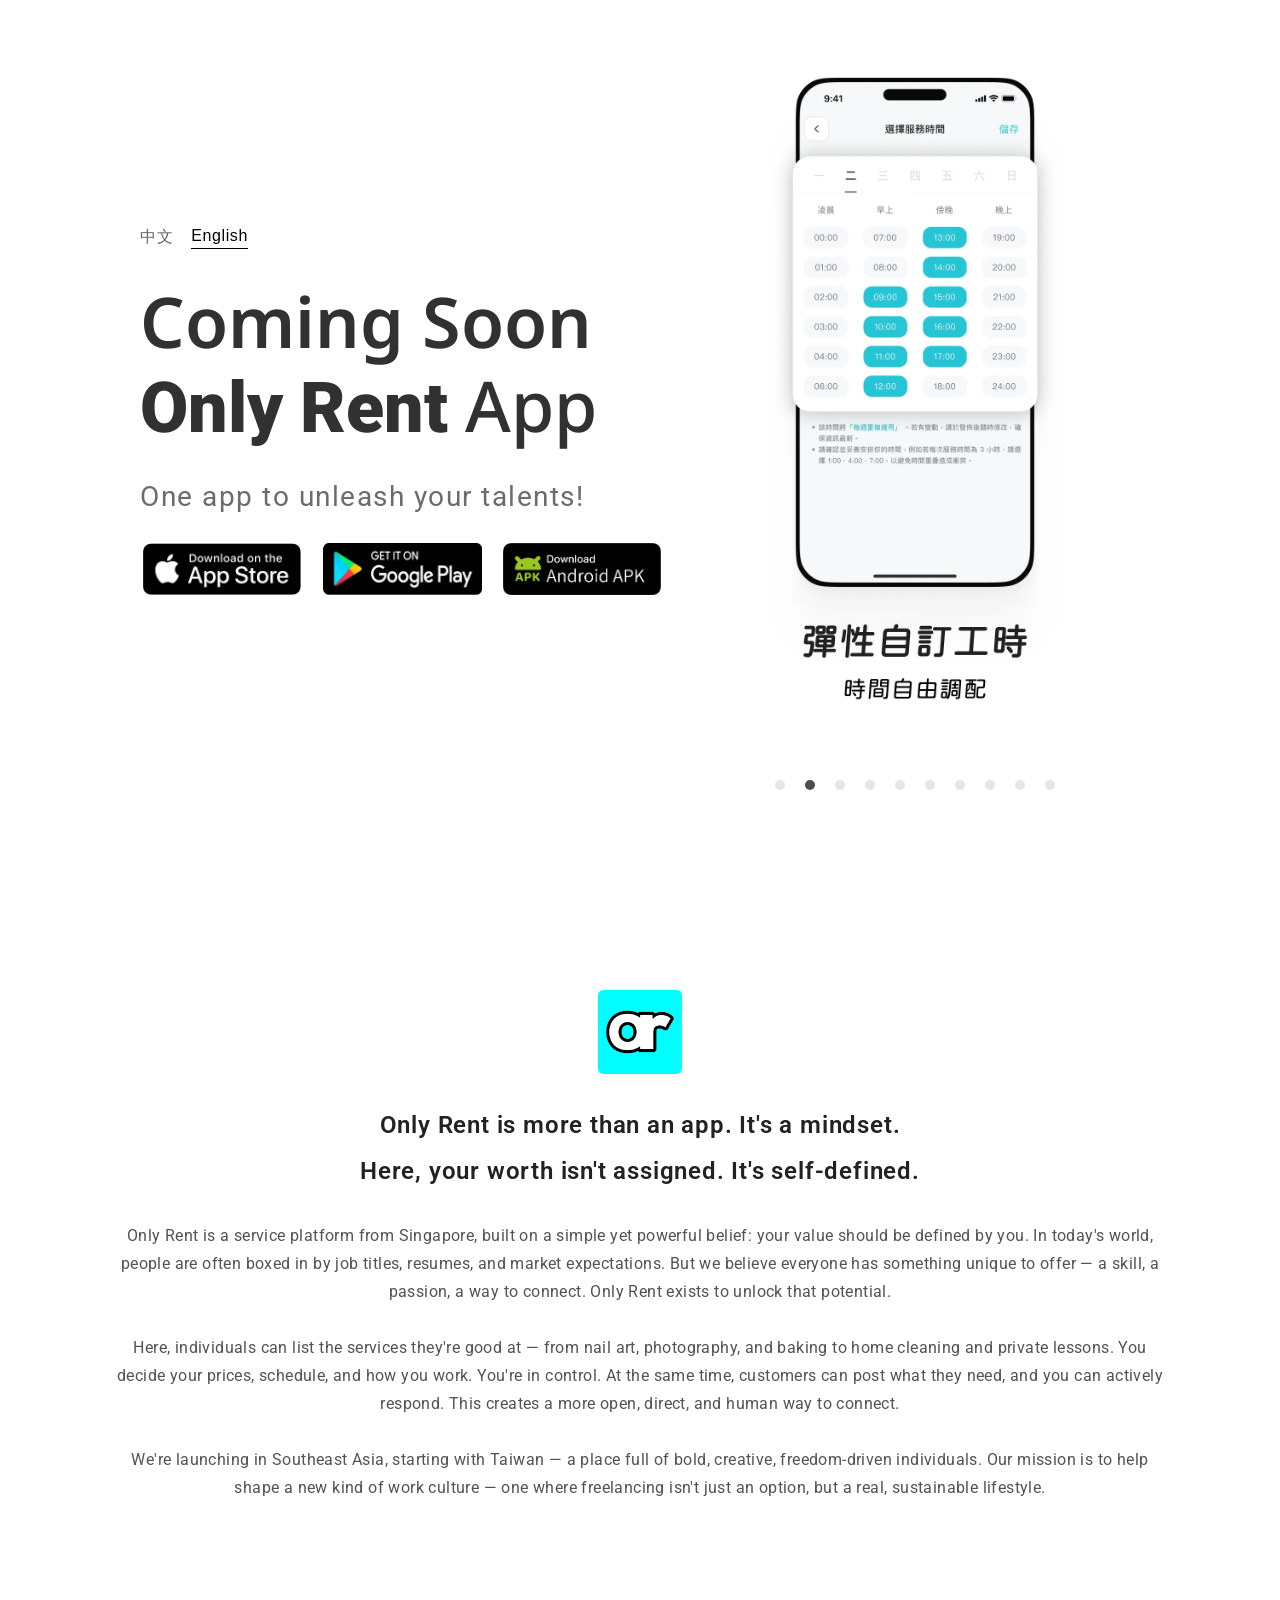
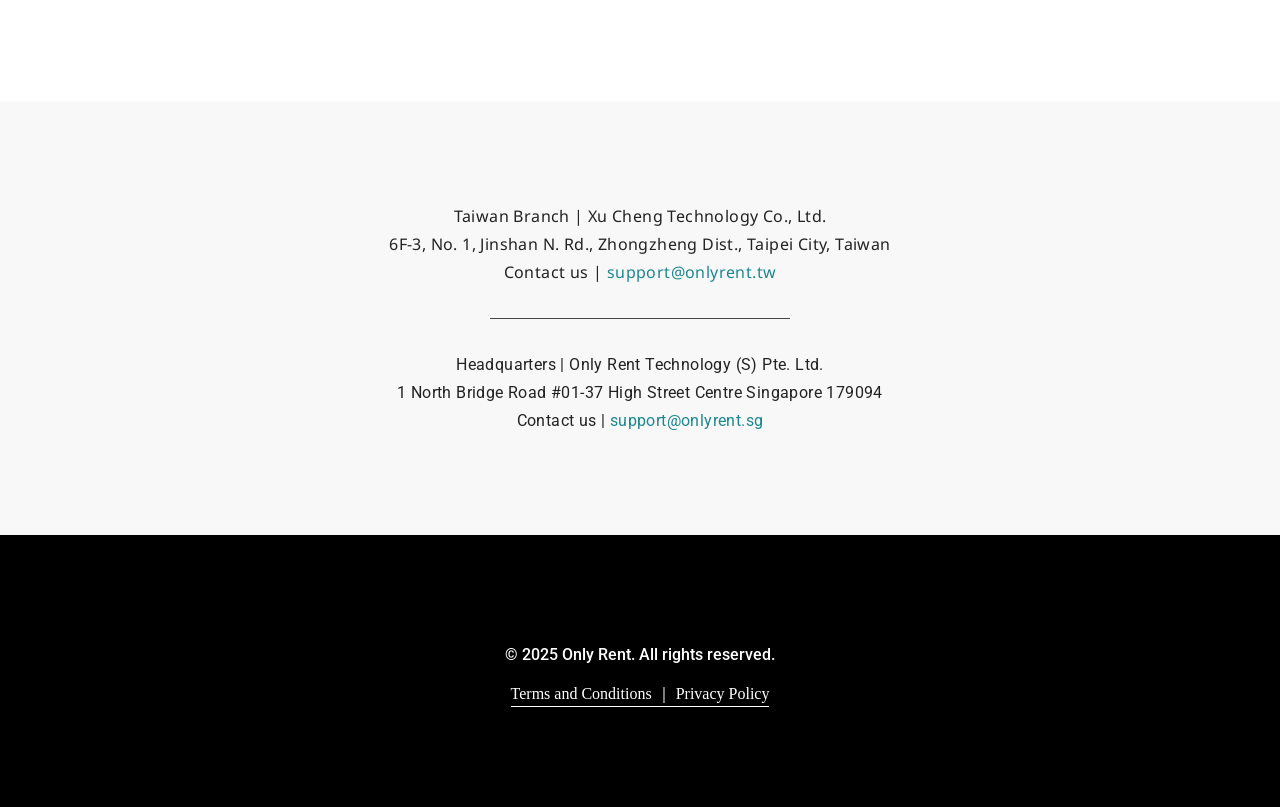
<file: onlyrent-en/index.html>
<!DOCTYPE html>
<html lang="en">
<head>
  <meta charset="UTF-8">
  <meta name="viewport" content="width=device-width, initial-scale=1.0">
  <title>Only Rent - Your Value, Your Way</title>
  <!-- Google Fonts: Roboto (英文), Noto Sans (中文) -->
  <link href="https://fonts.googleapis.com/css?family=Roboto:400,700,900&display=swap" rel="stylesheet">
  <link href="https://fonts.googleapis.com/css2?family=Noto+Sans:400,700,900&display=swap" rel="stylesheet">
  <link rel="stylesheet" href="style.css">
</head>
<body>
  <div class="main">
    <!-- 主視覺區塊 -->
    <section class="hero-section">
      <div class="hero-content">
        <div class="hero-left">
          <div class="language-selector">
              <button id="lang-zh" onclick="window.location.href='../onlyrent-zh/index.html'" class="active">中文</button>
              <button id="lang-en" disabled class="inactive-lang">English</button>
          </div>
          <div class="text-group">
              <div class="title en-font">Coming Soon</div>
              <div class="subtitle en-font"><span class="title-bold">Only Rent</span> <span class="zh-font">App</span></div>
              <div class="subtitle-italic en-font">One app to unleash your talents!</div>
          </div>
          <div class="app-store-buttons">
              <a href="https://apps.apple.com/app/onlyrent/id1234567890" target="_blank">
                <img src="images/app-store.webp" alt="Download on App Store">
              </a>
              <a href="https://play.google.com/store/apps/details?id=com.onlyrent.app" target="_blank">
                <img src="images/google-play.webp" alt="Get it on Google Play">
              </a>
              <a href="#" target="_blank" rel="noopener">
                <img src="images/android-apk.webp" alt="Download Android APK">
              </a>
          </div>
        </div>
        <div class="hero-right">
          <div class="image-column">
            <img class="mockup-image" src="images/only rent 1.webp" alt="Only Rent App Screenshot" />
            <div class="carousel-dots">
              <div class="dot active"></div>
              <div class="dot"></div>
              <div class="dot"></div>
              <div class="dot"></div>
              <div class="dot"></div>
              <div class="dot"></div>
              <div class="dot"></div>
              <div class="dot"></div>
              <div class="dot"></div>
              <div class="dot"></div>
            </div>
          </div>
        </div>
      </div>
    </section>

    <!-- 公司介紹區塊 -->
    <section class="about-section">
      <img class="logo" src="images/only rent logo.webp" alt="Only Rent Logo"/>
      <div class="about-title en-font">Only Rent is more than an app. It's a mindset.<br>Here, your worth isn't assigned. It's self-defined.</div>
      <div class="about-desc en-font">Only Rent is a service platform from Singapore, built on a simple yet powerful belief: your value should be defined by you.
In today's world, people are often boxed in by job titles, resumes, and market expectations. But we believe everyone has something unique to offer — a skill, a passion, a way to connect. Only Rent exists to unlock that potential.<br><br>Here, individuals can list the services they're good at — from nail art, photography, and baking to home cleaning and private lessons. You decide your prices, schedule, and how you work. You're in control. At the same time, customers can post what they need, and you can actively respond. This creates a more open, direct, and human way to connect.<br><br>We're launching in Southeast Asia, starting with Taiwan — a place full of bold, creative, freedom-driven individuals. Our mission is to help shape a new kind of work culture — one where freelancing isn't just an option, but a real, sustainable lifestyle.</div>
    </section>

    <!-- 聯絡資訊 -->
    <section class="contact-section">
      <div class="contact-content">
        <div class="contact-block">
          <div class="contact-text zh-font">Taiwan Branch | Xu Cheng Technology Co., Ltd. </div>
          <div class="contact-text zh-font">6F-3, No. 1, Jinshan N. Rd., Zhongzheng Dist., Taipei City, Taiwan</div>
          <div class="contact-text zh-font">Contact us | <span class="contact-email">support@onlyrent.tw</span></div>
      
        </div>
        <div class="contact-line"></div>
        <div class="contact-block">
          <div class="contact-text en-font">Headquarters | Only Rent Technology (S) Pte. Ltd.</div>
          <div class="contact-text en-font">1 North Bridge Road #01-37 High Street Centre Singapore 179094</div>
          <div class="contact-text en-font">Contact us | <span class="contact-email">support@onlyrent.sg</span></div>

        </div>
      </div>
    </section>

    <!-- footer -->
    <footer class="footer">
      <div class="footer-text en-font">© 2025 Only Rent. All rights reserved.</div>
      <div class="footer-text-group">
        <span class="footer-link" id="footer-toggle">Terms and Conditions ｜ Privacy Policy </span>
      </div>
      <div class="footer-expand" id="footer-content">
        <div class="footer-expand-inner">
          <div class="footer-expand-text">
            <span>Only Rent Terms and Conditions</span><br>
            <span>Effective Date: March 1, 2026</span><br><br>
          
            <span>Article 1 Platform Information and Legal Nature</span><br>
            Only Rent (hereinafter referred to as the “Platform”) is operated by Only Rent Technology (S) Pte. Ltd., a company duly incorporated and validly existing under the laws of Singapore. The Platform is an online technology-based matching platform that provides technical services enabling service providers (hereinafter referred to as “Service Providers”) and service requesters (hereinafter referred to as “Customers”) to publish information, establish contact, facilitate transactions, and integrate third-party payment services.<br><br>
            The Platform only provides information display and transaction-related technical infrastructure. It does not participate in the actual performance of any services and shall not be deemed the agent, employee, partner, or joint operator of any Service Provider or Customer. Any service contract formed between a Service Provider and a Customer is entered into directly between such parties, and the Platform is not a party to such contract.<br><br>
            The legal status of a Service Provider offering services through the Platform is that of an independent contractor, and not an employee, agent, or representative of the Platform. No employment relationship, labor relationship, or partnership exists between the Platform and any Service Provider. The Platform assumes no obligations under labor laws, including but not limited to wage payment, overtime pay, labor insurance, occupational injury compensation, pension contributions, or any other similar liabilities.<br><br>
            By using the Platform, you acknowledge that you have read, understood, and agreed to all terms of these Terms and Conditions, and you further agree that your electronic acceptance shall have the same legal effect as a handwritten signature.<br><br>
          
            <span>Article 2 Eligibility and Account Management</span><br>
            Users of the Platform must be at least eighteen (18) years old and have full legal capacity. Persons under the age of eighteen (18) may not register for or use the Platform’s services.<br><br>
            Users must provide true, complete, and valid personal information upon registration. The Platform may require mobile phone verification, email verification, or the upload of government-issued identification documents. If a user fails to complete verification or provides false information, the Platform may restrict, suspend, or terminate such user’s account and access to related functions.<br><br>
            Users are responsible for properly safeguarding their account credentials and passwords. The Platform shall not be liable for any loss arising from unauthorized use of an account unless such loss is attributable to the Platform.<br><br>
          
            <span>Article 3 Nature of Services and Risk Disclosure</span><br>
            The Platform is solely a technology-based matching platform and makes no express or implied representations or warranties regarding the authenticity, legality, quality, suitability, or performance capability of any service content. The Platform does not guarantee continuous availability, error-free operation, or fitness for any particular purpose.<br><br>
            Service Providers and Customers shall independently evaluate the risks of any transaction and shall bear all legal liabilities arising from the performance of services. Any personal injury, property damage, performance dispute, or tort liability arising from service performance shall be borne solely by the transacting parties. The Platform does not provide any insurance coverage and is not responsible for whether any user has obtained commercial liability insurance, accident insurance, or any other insurance.<br><br>
            To the fullest extent permitted by law, the Platform shall not be liable for any indirect, incidental, punitive, or consequential damages. The Platform’s total liability to any single user shall be limited to the total amount actually paid by such user to the Platform during the preceding twelve (12) months.<br><br>
            The Platform only provides technical verification and information display mechanisms, and does not guarantee the absolute authenticity of any user’s identity, service capability, or performance integrity. Even if a user has completed real-name verification or third-party payment review procedures, such procedures are only part of the compliance measures and do not constitute any guarantee of such user’s conduct or qualifications. Users shall independently assess transaction risks and bear the corresponding consequences.<br><br>
          
            <span>Article 4 Service Provider Qualifications, Payment Processing, and Tax Responsibilities</span><br>
            Any Service Provider who completes transactions and receives compensation through the Platform must have full legal capacity and must lawfully provide true and complete identity information and related documents.<br><br>
            Transaction funds shall be collected and processed by the third-party payment institution ECPay Co., Ltd. in accordance with its legal and compliance procedures, and disbursed in accordance with the Platform’s rules.<br><br>
            Where the Platform is legally deemed to be a withholding agent or the actual paying entity, the Platform may, in accordance with the applicable tax laws of the R.O.C (Taiwan) and the National Health Insurance Act, withhold individual income tax and second-generation National Health Insurance supplementary premiums from the compensation payable to the Service Provider based on the Service Provider’s status, the nature of the income, and applicable statutory standards, and may complete the required statutory filing procedures.<br><br>
            The withholding rates, applicable thresholds, calculation methods, and order of withholding under the preceding paragraph shall be handled in accordance with the laws then in force, the Platform’s published rules, and the practical interpretations of the competent authorities.<br><br>
            The Platform’s withholding and filing actions are solely for the purpose of complying with legal obligations and shall not create any employment, labor, partnership, agency, or other subordinate relationship between the Platform and any Service Provider. Any service contract formed between a Service Provider and a Customer is entered into directly between such parties, and the Platform is not a party to such contract.<br><br>
            Service Providers shall be solely responsible for filing their annual income tax returns in accordance with applicable law. Any amount withheld is only a provisional statutory withholding, and the final tax liability shall be determined based on the Service Provider’s annual tax filing. The Platform does not guarantee any final tax outcome for any Service Provider.<br><br>
            If applicable laws, competent authority interpretations, or payment structures change, the Platform may lawfully adjust the withholding mechanism, payment method, or cooperating payment institution, and shall announce such changes in accordance with applicable requirements.<br><br>
          
            <span>Article 5 Platform Service Fees and Revenue Allocation Mechanism</span><br>
            For each successfully completed and confirmed order, the Platform shall charge the Service Provider a platform service fee based on the total transaction amount of the order. The current standard fee rate is twenty-five percent (25%).<br><br>
            The “total transaction amount of the order” referred to in the preceding paragraph means the full amount actually paid by the Customer for the relevant service, excluding any taxes required by law to be withheld or any amounts that may not lawfully be treated as the Platform’s revenue, if any.<br><br>
            The platform service fee shall be calculated based on the total transaction amount of the order and shall be deducted first from the transaction funds after the order has been completed and confirmed. Such platform service fee constitutes consideration for the Platform’s provision of technical matching, system infrastructure, data processing, payment integration, information security, risk control, credit rating mechanisms, customer support, marketing promotion, and overall platform maintenance services, and does not form part of the Service Provider’s income.<br><br>
            The remaining balance after deduction of the platform service fee shall constitute the Service Provider’s compensation. Any individual income tax and second-generation National Health Insurance supplementary premiums required by law shall be withheld from such compensation in accordance with Article 4.<br><br>
            The Platform may adopt differentiated or tiered fee rates based on Service Provider level, transaction volume, service type, promotional activities, cooperation plans, or other operational strategies. Specific fee standards and applicable conditions shall be as announced by the Platform.<br><br>
            Transaction funds are currently collected, processed, and allocated through the third-party payment institution ECPay Co., Ltd. The Platform reserves the right to change its payment service partners or adjust the fund allocation mechanism according to operational needs.<br><br>
            Service Providers and Customers shall not complete transactions privately or otherwise evade the Platform’s service fees after establishing contact through the Platform. If verified, the Platform may take measures according to the severity of the violation, including warnings, functional restrictions, fund freezing, account termination, or claims for damages.<br><br>
          
            <span>Article 6 Prohibited Conduct</span><br>
            Users shall not use the Platform to engage in any unlawful or improper conduct, including but not limited to prostitution or sexual services, gambling, drug transactions, illegal financial activities, unauthorized professional medical practice, fraud, pyramid selling, or any conduct that infringes the rights of third parties.<br><br>
            The Platform may, without prior notice, remove violating content, freeze accounts, restrict fund flows, or terminate services, and may cooperate with law enforcement authorities where necessary.<br><br>
          
            <span>Article 7 Rating System and Algorithmic Authority</span><br>
            The Platform operates a mutual rating system. Ratings are calculated based on a dynamically weighted average method. The Platform may conduct ranking, credit scoring, or risk assessment based on automated processing mechanisms. The Platform reserves the right to adjust rating rules, ranking logic, and weighting ratios at any time.<br><br>
            If abnormal ratings result from system errors, technical issues, or reasons not attributable to the user, the Platform may make corrections based on its internal review results.<br><br>
          
            <span>Article 8 Breach, Cancellation, and Account Sanctions</span><br>
            After accepting an order, a Service Provider shall perform the service as agreed. If, without justified reason, the Service Provider fails to perform, arrives late, leaves early, or materially breaches the service commitment, and such conduct is confirmed by the Platform upon review, the Platform may impose sanctions depending on the seriousness of the violation, including warnings, restrictions on order acceptance, reduction of ranking weight, account suspension, or account termination.<br><br>
            “Justified reason” under the preceding paragraph includes, but is not limited to, force majeure, sudden serious illness, major traffic accidents, or other causes not attributable to the Service Provider. The Service Provider shall notify the Platform within a reasonable period and provide relevant supporting evidence.<br><br>
            A Customer may cancel an order at any time without charge before the Service Provider has accepted the order.<br><br>
            After the Service Provider accepts the order, the system will provide the Customer with a fifteen (15) minute cooling-off cancellation period. If the order is cancelled within such period, the Customer shall be entitled to a full refund.<br><br>
            After the expiration of the aforementioned cooling-off period, the order shall be deemed final and binding. Except where cancellation is due to reasons not attributable to the Customer, including but not limited to the Service Provider’s failure to perform, material service defects, or circumstances where a refund is required by law, the Customer may not arbitrarily cancel the order, and the Platform will generally not provide a refund.<br><br>
            If the Customer fails to appear at the agreed time, loses contact without justification, or refuses to perform the transaction, and such conduct is confirmed by the Platform upon review, the Customer shall be deemed in breach, and the Platform may refuse to provide a refund.<br><br>
            If a Customer or Service Provider objects to a breach determination or sanction decision, such party may submit an appeal in accordance with the dispute resolution mechanism under Article 14 of these Terms and Conditions.<br><br>
            The application of the foregoing breach handling and refund provisions shall comply with the principle of good faith and any mandatory provisions of consumer protection laws.<br><br>
            The Platform may, based on risk management, legal compliance, or operational needs, adjust the relevant performance rules, sanction mechanisms, or cancellation policies, and shall announce such adjustments in accordance with applicable requirements.<br><br>
          
            <span>Article 9 Intellectual Property and Content License</span><br>
            The Platform’s code, designs, trademarks, system architecture, and content are owned by the Company or its lawful licensors. No person may use them without prior written consent.<br><br>
            Any public content posted by users on the Platform is licensed to the Platform on a worldwide, non-exclusive, sublicensable basis for platform operation, display, and marketing purposes.<br><br>
          
            <span>Article 10 Force Majeure</span><br>
            The Platform shall not be liable for any interruption, delay, or inability to perform caused by natural disasters, war, government orders, major system attacks, power outages, communication failures, or any other force majeure events.<br><br>
          
            <span>Article 11 Governing Law and Dispute Resolution</span><br>
            The formation, validity, interpretation, and performance of these Terms and Conditions shall, in principle, be governed by the laws of Singapore.<br><br>
            However, if the laws of the user’s place of residence or the actual place of service performance contain mandatory provisions regarding consumer protection, labor protection, personal data protection, or other matters that must apply, such mandatory provisions shall prevail.<br><br>
            The parties agree that, except for matters that may not be arbitrated by law, any dispute arising out of or in connection with these Terms and Conditions or the Platform’s services shall be submitted to the Singapore International Arbitration Centre (SIAC) for arbitration in accordance with its then-current arbitration rules. The seat of arbitration shall be Singapore, and the language of arbitration shall be English.<br><br>
            The Platform reserves the right to initiate legal proceedings or apply for injunctive or preservative relief before any court having lawful jurisdiction.<br><br>
          
            <span>Article 12 Language Priority, Severability, and Entire Agreement</span><br>
            In the event of any discrepancy between the Chinese and English versions of these Terms and Conditions, the English version shall prevail. If any provision of these Terms and Conditions is held invalid or unenforceable, the remaining provisions shall remain in full force and effect. These Terms and Conditions constitute the entire agreement between the user and the Platform and supersede all prior oral or written agreements.<br><br>
          
            <span>Article 13 User Indemnification, Cooperation with Authorities, and Survival</span><br>
            The user agrees that if the Platform, Only Rent Technology (S) Pte. Ltd., or its directors, employees, agents, partners, or affiliates suffers any loss, claim, demand, administrative penalty, or legal proceeding as a result of the user’s breach of these Terms and Conditions, violation of applicable laws, or infringement of any third party’s rights, the user shall bear full responsibility and shall indemnify the Platform for all resulting losses, costs, and expenses, including reasonable attorneys’ fees, litigation costs, and handling expenses.<br><br>
            The Platform may cooperate with investigations, orders, or requests from judicial authorities, competent authorities, or other legally authorized institutions, and may provide necessary data or information to the extent permitted by law. The user understands and agrees that where the Platform lawfully cooperates with such investigations or requests, the Platform shall not thereby incur any contractual or tort liability to the user.<br><br>
            The provisions relating to limitation of liability, intellectual property, content licensing, user indemnification, and dispute resolution shall survive the termination of any account, discontinuation of services, or termination of these Terms and Conditions.<br><br>
          
            <span>Article 14 Order Disputes, Customer Service Handling, and Refund Mechanism</span><br>
            If a Customer or Service Provider has any dispute regarding service quality, performance, amount calculation, or any other transaction-related matter, such party shall submit a complaint through the Platform’s customer service system within twenty-four (24) hours after order completion and provide relevant supporting evidence, including but not limited to communication records, photographs, videos, transaction records, or other supporting documents.<br><br>
            The Platform may temporarily freeze the relevant funds for risk control and dispute handling purposes and may notify both parties to provide explanations or supplementary materials within a designated period.<br><br>
            The Platform’s customer service team shall conduct a preliminary review in accordance with internal review procedures, including confirmation of evidence completeness, verification of transaction records, and risk assessment. Where necessary, the Platform may request additional explanations or evidence from either party.<br><br>
            The Platform only provides coordination and review mechanisms and is not an arbitrator or judicial authority. The Platform’s handling result is an operational determination made based on the information available at the time and shall not affect either party’s right to seek judicial remedies in accordance with applicable law.<br><br>
            If a Service Provider fails to perform without justification, and such failure is confirmed upon review, the Platform may assist in processing a refund and may impose corresponding sanctions on the Service Provider’s account.<br><br>
            If a Customer files a malicious complaint, provides false information, or abuses the refund mechanism, the Platform may restrict the Customer’s account or terminate services according to the seriousness of the violation.<br><br>
            Unless otherwise required by mandatory law, the Platform does not guarantee that the outcome of any dispute handling will necessarily conform to either party’s claims.<br><br>
          
            <span>Article 15 Fund Disbursement and Risk Control</span><br>
            Disbursement of funds after order completion shall be handled in accordance with the operating procedures of the third-party payment institution and the processing time of relevant banks. Actual receipt time may be delayed due to financial institutions, holidays, or risk review procedures.<br><br>
            Where there are suspicions of fraud, anti-money laundering review requirements, or investigations by competent authorities, the Platform or the third-party payment institution may lawfully suspend or delay the disbursement of relevant funds.<br><br>
            Users understand and agree that fund processing is subject to the rules of the third-party payment institution, and the Platform is not responsible for bank processing times or the results of third-party reviews.<br><br>
            Any risk control decisions, account freezes, delayed disbursements, or transaction rejections made by any third-party payment institution, bank, or other financial service provider are independent decisions made by such institutions in accordance with their legal compliance obligations and internal policies, and do not constitute decisions or acts of the Platform. The Platform shall not be responsible for the review standards or operational results of such third parties.<br><br>
          
            <span>Article 16 User Representations and Warranties</span><br>
            1. the information and service content they provide are true, lawful, and do not infringe the rights of any third party;<br>
            2. where the services provided require professional qualifications or licenses, such qualifications or licenses have been lawfully obtained;<br>
            3. they will not use the Platform for any unlawful or improper activities; and<br>
            4. any request posted by a Customer is lawful and does not involve any unlawful purpose.<br><br>
            If any breach of the above representations causes loss to the Platform or any third party, the user shall bear full indemnification liability.<br><br>
          
            <span>Article 17 Account Sanction Mechanism</span><br>
            Depending on the seriousness of the violation, the Platform may impose the following measures:<br>
            1. warning;<br>
            2. restriction of certain functions;<br>
            3. account suspension;<br>
            4. freezing of funds; and<br>
            5. permanent account termination.<br><br>
            Where fraud, serious infringement, violent threats, prostitution, gambling, drugs, or other major unlawful conduct is involved, the Platform may permanently terminate the relevant account immediately without prior notice.<br><br>
          
            <span>Article 18 Infringement Complaints and Takedown Mechanism</span><br>
            Any rights holder who believes that their intellectual property rights or other lawful rights have been infringed may submit a written notice to the Platform together with reasonable supporting documentation.<br><br>
            The Platform may temporarily remove the relevant content after reasonable review. If the user submits a counter-notice with reasonable explanations, the Platform may restore the content or advise the parties to resolve the matter through legal channels.<br><br>
          
            <span>Article 19 Notices and Service</span><br>
            The Platform may provide notices to users by in-platform announcements, application notifications, SMS messages, or email.<br><br>
            Any notice shall be deemed duly delivered within a reasonable period after it is sent. Users shall ensure that their contact information remains current and valid.<br><br>
          
            <span>Only Rent Privacy Policy</span><br>
            <span>Effective Date: March 1, 2026</span><br><br>
          
            <span>Article 1 Purpose and Scope of This Policy</span><br>
            This Privacy Policy applies to the Only Rent platform (the “Platform”) operated by Only Rent Technology (S) Pte. Ltd. (the “Company”). This Policy explains how the Platform collects, processes, uses, stores, and protects users’ personal data.<br><br>
            The Company is the data controller of the Platform. In collecting and processing personal data, the Company will comply with Singapore’s Personal Data Protection Act (PDPA) and any mandatory data protection laws applicable in the user’s jurisdiction, including but not limited to Taiwan’s Personal Data Protection Act.<br><br>
            If the laws of the user’s jurisdiction contain mandatory provisions regarding personal data protection, such provisions shall prevail.<br><br>
            If you have any questions, requests, or complaints regarding this Privacy Policy or the handling of personal data, you may contact the Company at <a href="mailto:support@onlyrent.sg">support@onlyrent.sg</a>. The Company will respond within a reasonable period.<br><br>
            By using the Platform, you acknowledge that you have read and agreed to this Privacy Policy.<br><br>
          
            <span>Article 2 Categories of Data Collected</span><br>
            The Platform may collect the following categories of data:<br>
            • Identity data, including name, date of birth, national identification number, passport number, residence permit number, and other data capable of identifying an individual under applicable law;<br>
            • Contact data, including mobile phone number, email address, and mailing address;<br>
            • Account and transaction data, including service records, order details, payment records, refund records, and rating records;<br>
            • Device and technical data, including IP address, device identifier, device model, operating system version, browsing records, cookie information, and application usage behavior records;<br>
            • Location-related data (where authorized by the user), including location information actively entered or authorized by the user;<br>
            • Customer service and communication data, including content of communications through customer service systems, email, or in-platform messages.<br><br>
            Payment-related data is processed by third-party payment institutions, and the Platform does not store complete credit card or bank card information.<br><br>
            Data sources include: information provided directly by users, technical data automatically generated during use of the Platform, and necessary verification information lawfully returned by third-party payment institutions or partner service providers.<br><br>
            The Platform only collects and processes personal data to the minimum extent necessary to achieve specific processing purposes and avoids collecting excessive data unrelated to the services.<br><br>
          
            <span>Article 3 Legal Basis for Data Processing</span><br>
            The legal bases on which the Platform collects and processes personal data include:<br>
            1. performance of the contract between the user and the Platform;<br>
            2. compliance with legal obligations;<br>
            3. the user’s express or implied consent; and<br>
            4. the Company’s legitimate business interests in maintaining platform security, transaction order, and normal operations.<br><br>
          
            <span>Article 4 Purposes of Data Use</span><br>
            The data collected by the Platform will be used for:<br>
            identity verification, security management, transaction processing, payment integration, customer support, risk control, fraud prevention, dispute handling, legal compliance, data analysis, and operational optimization.<br><br>
            The Platform may carry out content ranking, credit scoring, or risk assessment based on automated processing mechanisms in order to maintain transaction safety and service quality. Such automated processing may involve a comprehensive analysis of users’ transaction history, rating history, performance records, or usage behavior data.<br><br>
            Such automated processing does not constitute a decision producing final legal effects. If a user objects to any such result, the user may request manual review through customer service.<br><br>
            Subject to the user’s consent, the Platform may send marketing messages, push notifications, or emails. Users may disable marketing push notifications in the application settings or unsubscribe through the email unsubscribe mechanism. However, necessary notifications relating to transaction security, account risk, or system notices are not considered marketing communications.<br><br>
          
            <span>Article 5 Third-Party Sharing, Technical Services, and Outsourced Processing</span><br>
            To provide complete services, the Platform may provide necessary data to third-party partners, including but not limited to:<br>
            • third-party payment institutions;<br>
            • cloud service providers;<br>
            • data storage and server hosting providers;<br>
            • map service API providers;<br>
            • data analytics and system monitoring service providers;<br>
            • push notification and communication service providers; and<br>
            • competent authorities or judicial authorities lawfully entitled to access such data.<br><br>
            The Platform may use third-party technical tools or software development kits (SDKs) to optimize system operation and user experience. Such third parties may only access necessary technical data within the scope of their services and must comply with confidentiality and data protection obligations.<br><br>
            The Platform does not sell or lease users’ personal data to any commercial third party.<br><br>
          
            <span>Article 6 Cross-Border Data Transfers</span><br>
            User data may be stored or processed in Singapore, Taiwan, or other countries or regions that provide an appropriate standard of data protection.<br><br>
            The Platform will adopt reasonable technical and organizational measures in accordance with applicable law to ensure the security and legality of cross-border data transfers.<br><br>
          
            <span>Article 7 Data Retention Period and Account Deletion</span><br>
            The Platform will retain personal data for the period necessary to fulfill the purposes for which it was collected.<br><br>
            Transaction and financial data required to be retained by law shall be kept for at least five (5) years or for a longer period if required by applicable laws and regulations.<br><br>
            When a user requests deletion of an account, the Platform will terminate access to such account and will delete or anonymize the user’s personal data within a reasonable period. However, data necessary for compliance with legal obligations, dispute handling, fraud prevention, or fulfillment of financial or tax retention obligations may be retained until the statutory retention period expires.<br><br>
            Backup data may be deleted with delay due to technical operating cycles, but will be automatically cleared under the normal backup rotation mechanism.<br><br>
          
            <span>Article 8 Data Security Measures and Security Incident Handling</span><br>
            The Platform adopts reasonable and appropriate technical and organizational measures to protect data security, including but not limited to:<br>
            • encrypted transmission;<br>
            • tiered access controls;<br>
            • access monitoring;<br>
            • data backup; and<br>
            • regular security reviews.<br><br>
            However, internet transmission is not absolutely secure, and the Platform cannot guarantee absolute security of data transmission.<br><br>
            If a security incident occurs that may result in unauthorized access to, disclosure of, damage to, or loss of personal data, the Platform will conduct an investigation in accordance with applicable law and will notify the relevant competent authorities and affected users within the legally required time, including an explanation of the categories of data potentially affected and the remedial measures taken.<br><br>
            However, if any data breach results from force majeure, unforeseeable or unavoidable malicious attacks by third parties, or causes not attributable to the Platform, the Platform shall not be liable for damages to the extent permitted by law.<br><br>
          
            <span>Article 9 User Rights</span><br>
            Users may exercise the following rights in accordance with applicable law:<br>
            • to inquire about or request access to personal data;<br>
            • to request a copy of personal data;<br>
            • to request supplementation or correction;<br>
            • to request cessation of collection, processing, or use;<br>
            • to request deletion; and<br>
            • to withdraw consent.<br><br>
            The Platform will handle such requests within a reasonable period, usually not exceeding thirty (30) days.<br><br>
          
            <span>Article 10 Processing of Minors’ Data</span><br>
            The Platform does not provide services to persons under the age of eighteen (18).<br><br>
            If the Platform becomes aware that a minor has provided personal data without the consent of a legal guardian, the Platform will immediately cease processing such data and delete it.<br><br>
          
            <span>Article 11 Cookies and Technical Identifiers</span><br>
            The Platform may use cookies, device identifiers, and similar technologies to improve user experience, conduct data analysis, and maintain security monitoring.<br><br>
            Users may manage cookies through their device or browser settings. However, disabling certain technical features may affect the normal operation of some Platform services.<br><br>
          
            <span>Article 12 Policy Amendments</span><br>
            The Platform may amend this Privacy Policy due to changes in law or operational needs.<br><br>
            Material amendments will be notified to users through platform announcements, application notifications, or email.<br><br>
            The amended policy will specify its effective date. Continued use of the Platform after the effective date of the amended policy shall constitute acceptance of the updated policy.<br>
          </div>
          <div class="footer-link" id="footer-close">Hide</div>
        </div>
      </div>
    </footer>
  </div>

  <script src="script.js"></script>
</body>
</html>
</file>
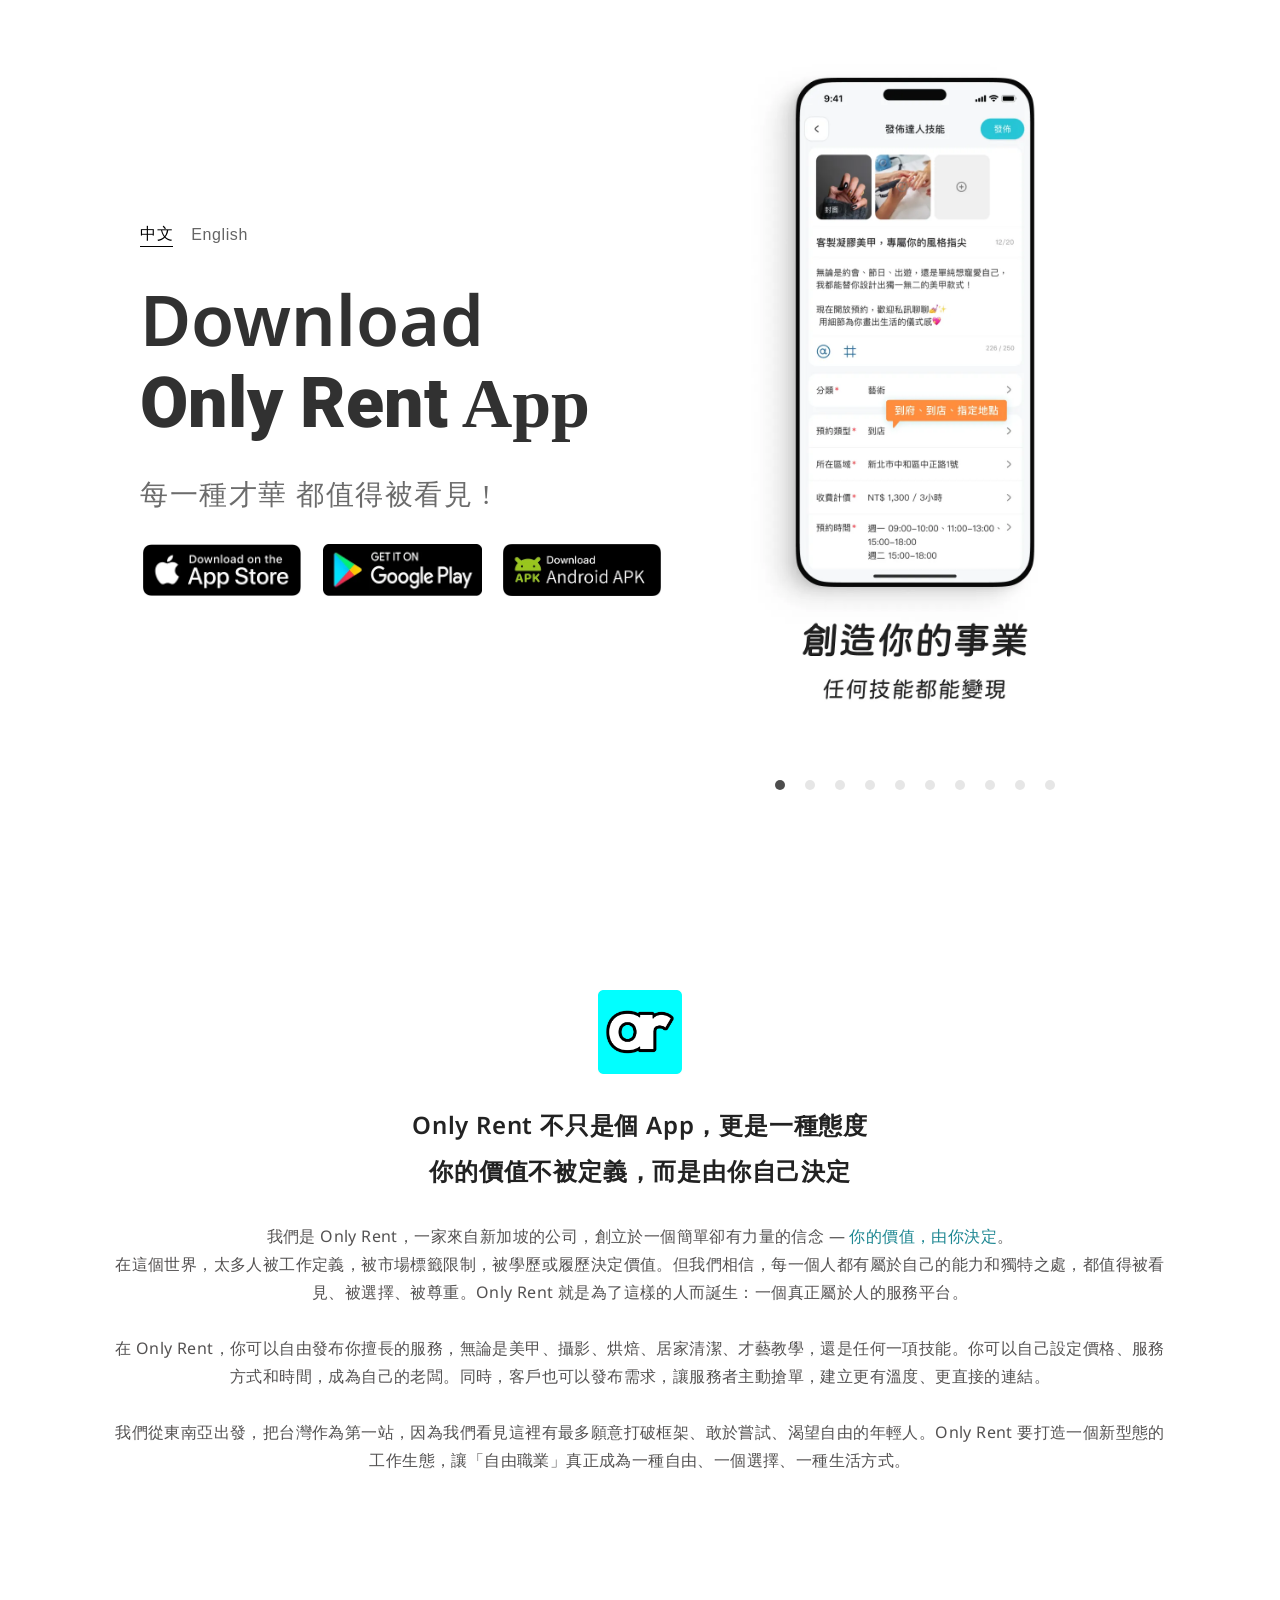
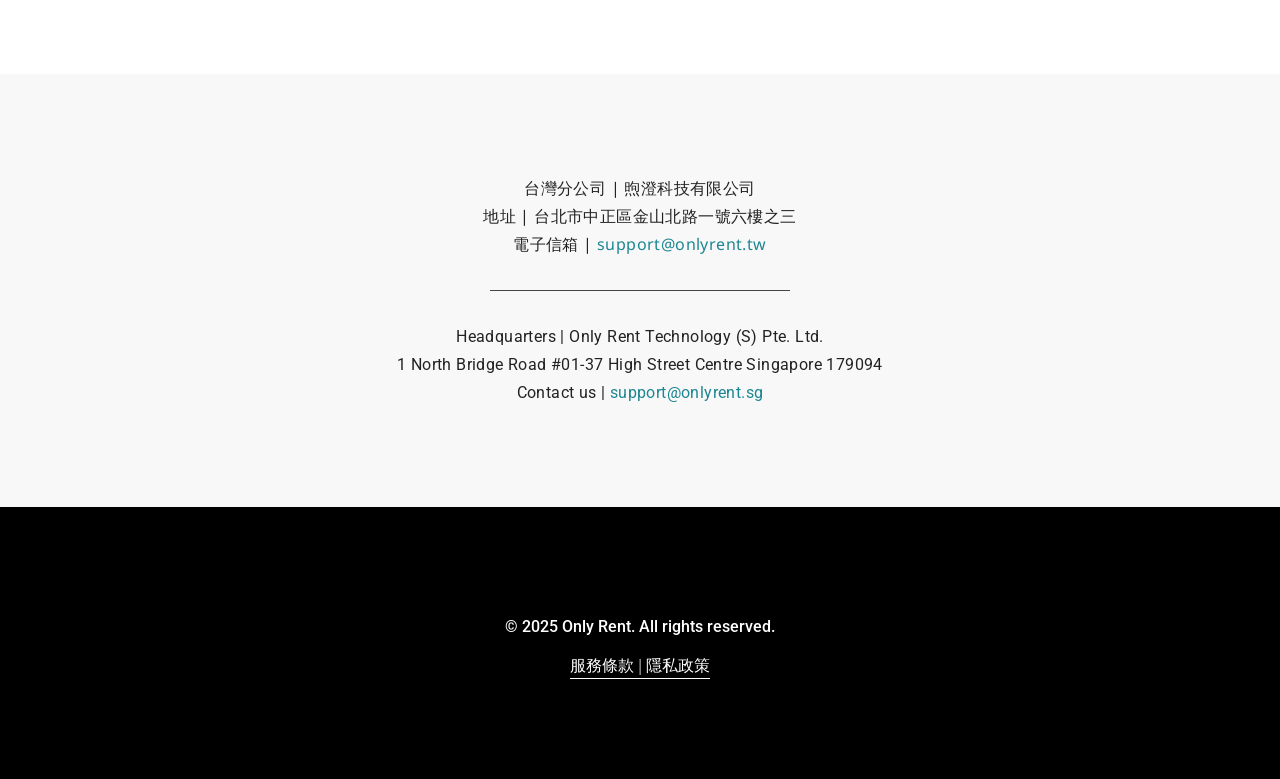
<file: onlyrent-zh/index.html>
<!DOCTYPE html>
<html lang="zh">
<head>
  <meta charset="UTF-8">
  <meta name="viewport" content="width=device-width, initial-scale=1.0">
  <title>Only Rent - Your Value, Your Way</title>
  <!-- Google Fonts: Roboto (英文), Noto Sans (中文) -->
  <link href="https://fonts.googleapis.com/css?family=Roboto:400,700,900&display=swap" rel="stylesheet">
  <link href="https://fonts.googleapis.com/css2?family=Noto+Sans:400,700,900&display=swap" rel="stylesheet">
  <link rel="stylesheet" href="style.css">
</head>
<body>
  <div class="main">
    <!-- 主視覺區塊 -->
    <section class="hero-section">
      <div class="hero-content">
        <div class="hero-left">
          <div class="language-selector">
              <button id="lang-zh" disabled class="inactive-lang">中文</button>
              <button id="lang-en" onclick="window.location.href='../onlyrent-en/index.html'" class="active">English</button>
          </div>
          <div class="text-group">
              <div class="title zh-font">Download</div>
              <div class="subtitle" data-i18n="subtitle1"><span class="title-bold">Only Rent</span> App</div>
              <div class="subtitle-italic" data-i18n="subtitle2">每一種才華 都值得被看見 !</div>
          </div>
          <div class="app-store-buttons">
              <a href="https://apps.apple.com/app/onlyrent/id1234567890" target="_blank" rel="noopener">
                <img src="images/app-store.webp" alt="於 App Store 下載">
              </a>
              <a href="https://play.google.com/store/apps/details?id=com.onlyrent.app" target="_blank" rel="noopener">
                <img src="images/google-play.webp" alt="於 Google Play 取得">
              </a>
              <a href="#" target="_blank" rel="noopener">
                <img src="images/android-apk.webp" alt="下載 Android APK">
              </a>
          </div>
        </div>
        <div class="hero-right">
          <div class="image-column">
            <img class="mockup-image" src="images/only rent 1.webp" alt="Only Rent App Screenshot" />
            <div class="carousel-dots">
              <div class="dot active"></div>
              <div class="dot"></div>
              <div class="dot"></div>
              <div class="dot"></div>
              <div class="dot"></div>
              <div class="dot"></div>
              <div class="dot"></div>
              <div class="dot"></div>
              <div class="dot"></div>
              <div class="dot"></div>
            </div>
          </div>
        </div>
      </div>
    </section>

    <!-- 公司介紹區塊 -->
    <section class="about-section">
      <img class="logo" src="images/only rent logo.webp" alt="Only Rent Logo"/>
      <div class="about-title zh-font" data-i18n="aboutTitle">Only Rent 不只是個 App，更是一種態度<br>你的價值不被定義，而是由你自己決定</div>
      <div class="about-desc zh-font" data-i18n="aboutDesc">我們是 Only Rent，一家來自新加坡的公司，創立於一個簡單卻有力量的信念 — <span class="highlight">你的價值，由你決定</span>。<br>
        在這個世界，太多人被工作定義，被市場標籤限制，被學歷或履歷決定價值。但我們相信，每一個人都有屬於自己的能力和獨特之處，都值得被看見、被選擇、被尊重。Only Rent 就是為了這樣的人而誕生：一個真正屬於人的服務平台。<br><br>
        在 Only Rent，你可以自由發布你擅長的服務，無論是美甲、攝影、烘焙、居家清潔、才藝教學，還是任何一項技能。你可以自己設定價格、服務方式和時間，成為自己的老闆。同時，客戶也可以發布需求，讓服務者主動搶單，建立更有溫度、更直接的連結。<br><br>
        我們從東南亞出發，把台灣作為第一站，因為我們看見這裡有最多願意打破框架、敢於嘗試、渴望自由的年輕人。Only Rent 要打造一個新型態的工作生態，讓「自由職業」真正成為一種自由、一個選擇、一種生活方式。</div>
    </section>

    <!-- 聯絡資訊 -->
    <section class="contact-section">
      <div class="contact-content">
        <div class="contact-block">
          <div class="contact-text zh-font" data-i18n="contactTW1">台灣分公司 | 煦澄科技有限公司</div>
          <div class="contact-text zh-font" data-i18n="contactTW2">地址 | 台北市中正區金山北路一號六樓之三</div>
          <div class="contact-text zh-font" data-i18n="contactTW3">電子信箱 | <span class="contact-email">support@onlyrent.tw </span></div>
        </div>
        <div class="contact-line"></div>
        <div class="contact-block">
          <div class="contact-text en-font" data-i18n="contactSG1">Headquarters | Only Rent Technology (S) Pte. Ltd.</div>
          <div class="contact-text en-font" data-i18n="contactSG2">1 North Bridge Road #01-37 High Street Centre Singapore 179094</div>
          <div class="contact-text en-font" data-i18n="contactSG3">Contact us | <span class="contact-email">support@onlyrent.sg</span></div>

        </div>
      </div>
    </section>

    <!-- footer -->
    <footer class="footer">
      <div class="footer-text en-font" data-i18n="copyright">© 2025 Only Rent. All rights reserved.</div>
      <div class="footer-text-group">
        <span class="footer-link" id="footer-toggle" data-i18n="footerToggle">服務條款 | 隱私政策</span>
      </div>
      <div class="footer-expand" id="footer-content">
        <div class="footer-expand-inner">
          <div class="footer-expand-text footer-legal">
            <header class="footer-legal-header">
              <h2 class="footer-legal-doc-title">Only Rent 服務條款</h2>
              <p class="footer-legal-meta">（Terms and Conditions）</p>
              <p class="footer-legal-meta">生效日期：2026年3月1日</p>
            </header>
            <p class="footer-legal-divider" aria-hidden="true">⸻</p>

            <section class="footer-legal-section" aria-labelledby="t-article-1">
              <h3 id="t-article-1" class="footer-legal-h3">第一條　平台資訊與法律性質</h3>
              <p>Only Rent（以下稱「本平台」）係由 Only Rent Technology (S) Pte. Ltd.（依新加坡法律設立並合法存續之公司）所經營。本平台為線上技術媒合平台，提供服務提供者（以下稱「達人」）與服務需求者（以下稱「客戶」）刊登資訊、建立聯繫、促成交易及整合第三方金流服務之技術服務。</p>
              <p>本平台僅提供資訊展示與交易技術架構，不參與任何實際履約行為，亦非達人或客戶之代理人、受僱人、合夥人或共同經營者。達人與客戶之間所成立之任何服務契約，均為雙方直接成立，本平台並非契約當事人。</p>
              <p>達人於本平台提供服務之法律地位為獨立承攬人，並非本平台之員工、代理人或代表人。達人與本平台之間不存在僱傭關係、勞動契約關係或合夥關係。本平台不負擔任何勞動法上之義務，包括但不限於工資給付、加班費、勞工保險、職業災害補償、退休金提撥或其他類似責任。</p>
              <p>使用本平台即表示您已閱讀、理解並同意本條款全部內容，並同意以電子方式表示同意具有與書面簽署相同之法律效力。</p>
            </section>
            <p class="footer-legal-divider" aria-hidden="true">⸻</p>

            <section class="footer-legal-section" aria-labelledby="t-article-2">
              <h3 id="t-article-2" class="footer-legal-h3">第二條　使用資格與帳號管理</h3>
              <p>使用本平台者須年滿十八歲並具完全法律行為能力。未滿十八歲者不得註冊或使用本平台服務。</p>
              <p>使用者於註冊時應提供真實、完整且有效之個人資料。平台得要求進行手機驗證、電子郵件驗證或政府核發之身分證明文件上傳。若使用者未完成驗證或提供不實資料，平台得限制、暫停或終止其帳號及相關功能之使用。</p>
              <p>使用者應妥善保管帳號與密碼。因帳號遭未授權使用所生之損失，除可歸責於平台之情形外，平台不負責任。</p>
            </section>
            <p class="footer-legal-divider" aria-hidden="true">⸻</p>

            <section class="footer-legal-section" aria-labelledby="t-article-3">
              <h3 id="t-article-3" class="footer-legal-h3">第三條　服務性質與風險揭露</h3>
              <p>本平台僅為技術媒合平台，不對任何服務內容之真實性、合法性、品質、適用性或履約能力提供明示或默示之保證。本平台對服務之持續可用性、無錯誤性或符合使用者特定目的之適用性不作任何保證。</p>
              <p>達人與客戶應自行評估交易風險並承擔履約結果所生之一切法律責任。凡因服務履行所生之人身傷害、財產損失、履約爭議或侵權責任，均由交易雙方自行承擔。本平台不提供任何保險保障，亦不對使用者是否投保商業責任保險或意外保險負責。</p>
              <p>在法律允許之最大範圍內，本平台對任何間接、附帶、懲罰性或衍生性損害不負責任。本平台對單一使用者之總責任，以該使用者於過去十二個月內實際支付予本平台之總金額為上限。</p>
              <p>本平台僅提供技術驗證與資訊展示機制，並不保證任何使用者身分之絕對真實性、服務能力或履約誠信。即使使用者已完成實名驗證或第三方支付審核程序，該等程序亦僅為合規驗證措施之一部分，不構成對其行為或資格之保證。使用者應自行判斷交易風險並承擔相應後果。</p>
            </section>
            <p class="footer-legal-divider" aria-hidden="true">⸻</p>

            <section class="footer-legal-section" aria-labelledby="t-article-4">
              <h3 id="t-article-4" class="footer-legal-h3">第四條　達人資格、金流與稅務責任</h3>
              <p>凡透過本平台完成交易並取得報酬之達人，應具備完全行為能力，並依法提供真實、完整之身分及相關資料。</p>
              <p>交易款項由第三方支付機構 綠界科技股份有限公司（ECPay Co., Ltd.）依其法令遵循機制完成收款及相關金流作業後，依本平台規則辦理款項撥付。</p>
              <p>於本平台依法被認定為扣繳義務人或實際給付單位之情形下，本平台得依中華民國相關稅法及全民健康保險法規定，依達人身分、所得性質及法定標準，自達人應得報酬中依法扣繳個人所得稅及二代健保補充保費，並辦理法定申報程序。</p>
              <p>前項扣繳比例、適用門檻、計算方式及扣繳順序，均依當時有效法令、本平台公告規則及主管機關實務見解辦理。</p>
              <p>本平台之扣繳及申報行為，僅屬依法履行法定義務，不因此與達人間成立僱傭、勞動、合夥、代理或其他從屬關係。達人與客戶間所成立之服務契約，均為雙方直接成立，本平台不為契約當事人。</p>
              <p>達人應自行依法辦理年度所得申報。扣繳金額僅為依法暫扣之稅費，最終應納稅額仍應以達人依法辦理年度申報之結果為準。本平台不對達人最終稅負結果負保證責任。</p>
              <p>如相關法令、主管機關實務見解或金流結構變動，本平台得依法調整扣繳機制、給付方式或合作金流機構，並依規定公告之。</p>
            </section>
            <p class="footer-legal-divider" aria-hidden="true">⸻</p>

            <section class="footer-legal-section" aria-labelledby="t-article-5">
              <h3 id="t-article-5" class="footer-legal-h3">第五條　平台服務費與分帳機制</h3>
              <p>本平台對每筆成功完成並經確認之訂單，依訂單成交總金額向達人收取平台服務費。現行標準費率為百分之二十五（25%）。</p>
              <p>前項所稱「訂單成交總金額」，係指客戶就該筆服務所實際支付之全部金額，不包含依法應扣繳之稅費或依法不得計入平台收入之款項（如有）。</p>
              <p>平台服務費係按訂單成交總金額計算，並於訂單完成並確認後，優先自交易款項中扣除。該平台服務費屬本平台提供技術媒合、系統架構、資料處理、金流整合、資訊安全、風險控管、信用評價機制、客服支援、行銷推廣及整體平台維運服務之對價，並非達人所得之一部分。</p>
              <p>扣除平台服務費後之餘額，始為達人之應得報酬。相關依法應扣繳之個人所得稅及二代健保補充保費，將依第四條規定，自該應得報酬中依法扣除。</p>
              <p>本平台得依達人等級、交易量、服務類型、推廣活動、合作方案或其他營運策略，採行差異化或分級費率制度。具體費率標準及適用條件，依本平台公告為準。</p>
              <p>交易款項目前透過第三方支付機構 綠界科技股份有限公司 （ECPay Co., Ltd.）辦理收付與分帳作業。本平台保留依營運需求更換合作金流機構或調整分帳機制之權利。</p>
              <p>達人及客戶不得於透過本平台建立聯繫後私下完成交易或以其他方式規避平台服務費。如經查證屬實，本平台得依違規情節採取警告、限制功能、凍結金流、終止帳號或請求損害賠償等措施。</p>
            </section>
            <p class="footer-legal-divider" aria-hidden="true">⸻</p>

            <section class="footer-legal-section" aria-labelledby="t-article-6">
              <h3 id="t-article-6" class="footer-legal-h3">第六條　禁止行為</h3>
              <p>使用者不得利用本平台從事任何違法或不當行為，包括但不限於色情服務、賭博、毒品交易、非法金融活動、未經授權之專業醫療行為、詐騙、傳銷或侵害第三人權益之行為。</p>
              <p>平台得於不事先通知之情況下，刪除違規內容、凍結帳號、限制金流或終止服務，並於必要時配合法律機關調查。</p>
            </section>
            <p class="footer-legal-divider" aria-hidden="true">⸻</p>

            <section class="footer-legal-section" aria-labelledby="t-article-7">
              <h3 id="t-article-7" class="footer-legal-h3">第七條　評價制度與演算法權限</h3>
              <p>本平台設有雙向評價機制。評分採動態加權平均方式計算。本平台可能基於自動化處理機制進行排序、信用評分或風險評估。平台保留隨時調整評分規則、演算法排序邏輯與權重比例之權利。</p>
              <p>若因系統錯誤、技術異常或非可歸責於使用者之原因導致評分異常，平台得依內部審查結果進行修正。</p>
            </section>
            <p class="footer-legal-divider" aria-hidden="true">⸻</p>

            <section class="footer-legal-section" aria-labelledby="t-article-8">
              <h3 id="t-article-8" class="footer-legal-h3">第八條　違約、取消與帳號處分</h3>
              <p>達人於接受訂單後，應依約履行服務。如無正當理由未履約、遲到、提前離場或重大違反服務承諾，經平台審查屬實者，平台得依違規情節輕重採取警告、限制接單功能、降低排序權重、暫停帳號或終止帳號等處分。</p>
              <p>前項所稱「正當理由」，包括但不限於不可抗力、突發重大疾病、重大交通事故或其他不可歸責於達人之事由。達人應於合理時間內通知平台並提供相關證明。</p>
              <p>客戶於達人尚未接受訂單前，得隨時取消訂單且不收取費用。</p>
              <p>達人接受訂單後，系統將提供客戶十五（15）分鐘之冷靜取消期間。於該期間內取消者，得全額退款。</p>
              <p>逾前述冷靜期間後，訂單即視為確定成立。除因不可歸責於客戶之事由（包括但不限於達人未履約、重大服務瑕疵、或依法應退款之情形）外，客戶不得任意取消訂單，平台原則上不予退款。</p>
              <p>如客戶未依約定時間到場、無故失聯或拒絕履行交易，經平台審查屬實者，視為違約，平台得不予退款。</p>
              <p>客戶或達人對違約認定或處分結果如有異議，得依本條款第十四條之爭議處理機制提出申訴。</p>
              <p>前述違約處理與退款規定之適用，應符合誠信原則及消費者保護法之強制規範。</p>
              <p>平台得基於風險管理、法令遵循或營運需求，調整相關履約規則、處分機制或取消政策，並依規定公告之。</p>
            </section>
            <p class="footer-legal-divider" aria-hidden="true">⸻</p>

            <section class="footer-legal-section" aria-labelledby="t-article-9">
              <h3 id="t-article-9" class="footer-legal-h3">第九條　智慧財產權與內容授權</h3>
              <p>本平台之程式碼、設計、商標、系統架構及內容均屬本公司或合法授權人所有。未經書面同意，不得擅自使用。</p>
              <p>使用者於本平台發佈之公開內容，授權本平台於全球範圍內以非專屬、可轉授權之方式使用於平台營運、展示及行銷推廣用途。</p>
            </section>
            <p class="footer-legal-divider" aria-hidden="true">⸻</p>

            <section class="footer-legal-section" aria-labelledby="t-article-10">
              <h3 id="t-article-10" class="footer-legal-h3">第十條　不可抗力</h3>
              <p>因天災、戰爭、政府命令、重大系統攻擊、電力或通訊中斷或其他不可抗力因素導致服務中斷、延遲或無法履行者，本平台不負任何責任。</p>
            </section>
            <p class="footer-legal-divider" aria-hidden="true">⸻</p>

            <section class="footer-legal-section" aria-labelledby="t-article-11">
              <h3 id="t-article-11" class="footer-legal-h3">第十一條　法律適用與爭議解決</h3>
              <p>本條款之成立、效力、解釋及履行，原則上以新加坡法律為準據法。</p>
              <p>惟如使用者之居住地或服務實際履行地之法律對消費者保護、勞動保護、個人資料保護或其他屬強制性規範事項另有強制適用規定者，該等強制性規範應優先適用。</p>
              <p>雙方同意，除依法不得仲裁之事項外，因本條款或本平台服務所生之任何爭議，應提交新加坡國際仲裁中心（Singapore International Arbitration Centre, SIAC）依其當時有效之仲裁規則進行仲裁。仲裁地為新加坡，仲裁語言為英文。</p>
              <p>本平台保留於依法有管轄權之法院提起訴訟或申請保全處分之權利。</p>
            </section>
            <p class="footer-legal-divider" aria-hidden="true">⸻</p>

            <section class="footer-legal-section" aria-labelledby="t-article-12">
              <h3 id="t-article-12" class="footer-legal-h3">第十二條　語言優先、條款可分割性與完整協議</h3>
              <p>本條款如有中英文版本差異，以英文版本為準。若本條款任何部分被認定為無效或不可執行，其餘部分仍持續有效。本條款構成使用者與本平台之完整協議，並取代雙方先前一切口頭或書面約定。</p>
            </section>
            <p class="footer-legal-divider" aria-hidden="true">⸻</p>

            <section class="footer-legal-section" aria-labelledby="t-article-13">
              <h3 id="t-article-13" class="footer-legal-h3">第十三條　使用者賠償責任、主管機關配合與條款存續</h3>
              <p>使用者同意，如因其違反本條款、違反相關法律規定或侵害任何第三人權利，致本平台、Only Rent Technology (S) Pte. Ltd. 或其董事、員工、代理人、合作夥伴或關係企業遭受任何損害、請求、索賠、行政處分或訴訟，使用者應負完全賠償責任，並賠償本平台因此所生之一切損失、費用與支出，包括合理之律師費、訴訟費用與處理費用。</p>
              <p>本平台得依法配合司法機關、主管機關或其他依法有權機構之調查、命令或要求，並於法律允許之範圍內提供必要資料或資訊。使用者理解並同意，本平台於符合法律規定之情形下依法配合前述調查或要求者，不因此對使用者負任何違約或侵權責任。</p>
              <p>有關責任限制、智慧財產權、內容授權、使用者賠償責任及爭議解決之條款，於帳號終止、服務停止或本條款終止後仍繼續有效。</p>
            </section>
            <p class="footer-legal-divider" aria-hidden="true">⸻</p>

            <section class="footer-legal-section" aria-labelledby="t-article-14">
              <h3 id="t-article-14" class="footer-legal-h3">第十四條　訂單爭議、客服處理與退款機制</h3>
              <p>如客戶或達人對服務品質、履約情形、金額計算或其他交易事項存有爭議，應於訂單完成後二十四小時內透過平台客服系統提出申訴，並提供合理相關證據，包括但不限於通訊紀錄、照片、影音資料、交易紀錄或其他佐證文件。</p>
              <p>平台得基於風險控管與爭議處理需要，暫時凍結相關款項，並通知雙方於指定期間內提出說明或補充資料。</p>
              <p>平台客服將依內部審查流程進行初步審核，包括證據完整性確認、交易紀錄核對及風險評估。必要時，平台得要求雙方補充說明或提供額外證據。</p>
              <p>平台僅提供協調與審查機制，並非仲裁人或司法機關。平台之處理結果係基於當時可得資料作成之營運判斷，並不影響雙方依法循司法途徑主張權利。</p>
              <p>如達人無故未履約，經審查屬實者，平台得協助辦理退款並對達人帳號採取相應處分。</p>
              <p>如客戶提出惡意申訴、提供不實資料或濫用退款機制，平台得依違規情節限制其帳號或終止服務。</p>
              <p>除法律另有強制規定外，平台不保證任何爭議處理結果必然符合任一方主張。</p>
            </section>
            <p class="footer-legal-divider" aria-hidden="true">⸻</p>

            <section class="footer-legal-section" aria-labelledby="t-article-15">
              <h3 id="t-article-15" class="footer-legal-h3">第十五條　款項撥付與風險控管</h3>
              <p>訂單完成後之款項撥付，應依第三方支付機構之作業規範及銀行作業時間處理。實際入帳時間可能因金融機構、假日或風險審查而有所延遲。</p>
              <p>如涉及詐欺疑慮、洗錢防制審查或主管機關調查，平台或第三方支付機構得依法暫停或延遲撥付相關款項。</p>
              <p>使用者理解並同意，款項處理受第三方支付機構規範拘束，平台不對銀行處理時間或第三方審查結果負責。</p>
              <p>第三方支付機構、銀行或其他金融服務提供者所作之風險控管決定、帳戶凍結、延遲撥付或交易拒絕，屬該等機構依其法令遵循與內部政策所為之獨立決定，不構成本平台之決定或行為。本平台不對該等第三方之審查標準或作業結果負責。</p>
            </section>
            <p class="footer-legal-divider" aria-hidden="true">⸻</p>

            <section class="footer-legal-section" aria-labelledby="t-article-16">
              <h3 id="t-article-16" class="footer-legal-h3">第十六條　使用者聲明與保證</h3>
              <p>使用者聲明並保證：</p>
              <ol class="footer-legal-ol">
                <li>其所提供之資料與服務內容真實、合法且不侵害第三人權益；</li>
                <li>如提供需具備專業資格或執照之服務，已依法取得相關資格；</li>
                <li>不利用本平台從事任何違法或不當活動；</li>
                <li>客戶所提出之需求合法且不涉及違法目的。</li>
              </ol>
              <p>如違反上述聲明致平台或第三人受損，使用者應負完全賠償責任。</p>
            </section>
            <p class="footer-legal-divider" aria-hidden="true">⸻</p>

            <section class="footer-legal-section" aria-labelledby="t-article-17">
              <h3 id="t-article-17" class="footer-legal-h3">第十七條　帳號處分機制</h3>
              <p>平台得視違規情節採取以下措施：</p>
              <ol class="footer-legal-ol">
                <li>警告</li>
                <li>限制部分功能</li>
                <li>暫停帳號</li>
                <li>凍結金流</li>
                <li>永久停權</li>
              </ol>
              <p>涉及詐欺、重大侵權、暴力威脅、黃賭毒或其他重大違法行為者，平台得不經事前通知直接永久停權。</p>
            </section>
            <p class="footer-legal-divider" aria-hidden="true">⸻</p>

            <section class="footer-legal-section" aria-labelledby="t-article-18">
              <h3 id="t-article-18" class="footer-legal-h3">第十八條　侵權申訴與下架機制</h3>
              <p>任何權利人認為其智慧財產權或其他合法權益遭侵害，得向平台提出書面通知並提供合理證明文件。</p>
              <p>平台得於合理審查後暫時下架相關內容。若使用者提出反通知並提供合理說明，平台得恢復內容或建議雙方循法律途徑解決。</p>
            </section>
            <p class="footer-legal-divider" aria-hidden="true">⸻</p>

            <section class="footer-legal-section" aria-labelledby="t-article-19">
              <h3 id="t-article-19" class="footer-legal-h3">第十九條　通知與送達</h3>
              <p>平台對使用者之通知，得以平台內公告、應用程式通知、簡訊或電子郵件方式為之。通知發出後，視為已於合理時間內送達。使用者應確保其聯絡資料為最新且有效。</p>
            </section>

            <p class="footer-legal-divider-heavy" aria-hidden="true">⸻⸻⸻⸻⸻⸻⸻⸻⸻⸻⸻⸻⸻⸻⸻⸻</p>

            <header class="footer-legal-header footer-legal-header--privacy">
              <h2 class="footer-legal-doc-title">Only Rent 隱私政策</h2>
              <p class="footer-legal-meta">Privacy Policy</p>
              <p class="footer-legal-meta">生效日期：2026年3月1日</p>
            </header>
            <p class="footer-legal-divider" aria-hidden="true">⸻</p>

            <section class="footer-legal-section" aria-labelledby="p-article-1">
              <h3 id="p-article-1" class="footer-legal-h3">第一條　政策目的與適用範圍</h3>
              <p>本隱私政策適用於 Only Rent Technology (S) Pte. Ltd.（以下稱「本公司」）所經營之 Only Rent 平台（以下稱「本平台」）。本政策說明本平台如何蒐集、處理、利用、保存及保護使用者之個人資料。</p>
              <p>本公司為本平台之個人資料控制者（Data Controller）。本公司於蒐集與處理個人資料時，將遵循新加坡《Personal Data Protection Act》（PDPA）及適用於使用者所在地之強制性資料保護法規，包括但不限於台灣《個人資料保護法》。</p>
              <p>如使用者所在地法律對個人資料保護事項另有強制規定者，該等規定應優先適用。</p>
              <p>如您對本隱私政策或個人資料處理事項有任何疑問、請求或申訴，得透過電子郵件 <a class="footer-legal-link" href="mailto:support@onlyrent.sg">support@onlyrent.sg</a> 聯繫本公司。本公司將於合理期間內回覆相關請求。</p>
              <p>使用本平台即表示您已閱讀並同意本隱私政策之內容。</p>
            </section>
            <p class="footer-legal-divider" aria-hidden="true">⸻</p>

            <section class="footer-legal-section" aria-labelledby="p-article-2">
              <h3 id="p-article-2" class="footer-legal-h3">第二條　蒐集之資料類型</h3>
              <p>本平台可能蒐集下列類型之資料：</p>
              <ul class="footer-legal-ul">
                <li>身分識別資料，包括姓名、出生日期、身分證字號或護照號碼、居留證號碼及其他依法可識別個人身分之資料；</li>
                <li>聯絡資料，包括手機號碼、電子郵件地址及通訊地址；</li>
                <li>帳號與交易資料，包括服務紀錄、訂單內容、付款紀錄、退款紀錄及評價紀錄；</li>
                <li>裝置與技術資料，包括 IP 位址、裝置識別碼、裝置型號、作業系統版本、瀏覽紀錄、Cookie 資訊及應用程式使用行為紀錄；</li>
                <li>定位相關資料（如使用者同意授權），包括使用者主動輸入或同意授權之地理位置資訊；</li>
                <li>客服與通訊資料，包括透過客服系統、電子郵件或平台內訊息往來之內容。</li>
                <li>金流相關資料由第三方支付機構處理，本平台不儲存完整信用卡號或銀行卡資訊。</li>
                <li>資料來源包括：使用者自行提供之資料、使用過程中自動產生之技術資料，以及第三方支付機構或合作服務商依法回傳之必要驗證資訊。</li>
              </ul>
              <p>本平台僅於達成特定處理目的所必要之最小範圍內蒐集與處理個人資料，並避免蒐集與服務無直接關聯之過度資料。</p>

              <h4 id="p-article-2-1" class="footer-legal-h4">第二條之一　應用程式權限使用說明</h4>
              <p>為提供完整功能與良好使用體驗，本平台之應用程式於取得使用者同意後，可能依實際功能需求請求下列裝置權限：</p>
              <p><strong>一、相簿／照片存取權限（讀取儲存）</strong></p>
              <p>用於使用者於發布貼文、技能、任務或其他內容時，自裝置相簿選取圖片並上傳至本平台展示或作為交易、服務相關資料之附加內容。</p>
              <p><strong>二、相機權限（CAMERA）</strong></p>
              <p>用於使用者進行身分驗證時拍攝照片，或於服務履行、爭議處理、內容上傳及其他相關功能中拍攝圖片作為紀錄或佐證資料。</p>
              <p><strong>三、麥克風權限（RECORD_AUDIO）</strong></p>
              <p>用於使用者拍攝影片或使用需錄音之功能時同步錄製音訊，以提供完整影音內容或作為功能操作之一部分。</p>
              <p><strong>四、位置權限（LOCATION）</strong></p>
              <p>用於取得使用者位置資訊，以推薦附近任務、媒合服務需求、確認服務地址、優化搜尋結果、提供地圖定位功能及協助交易安全管理。使用者得依裝置設定選擇是否授權精確位置或約略位置資訊。</p>
              <p><strong>五、本地網路存取權限</strong></p>
              <p>用於偵測裝置與應用程式之網路連線狀態、確認服務功能是否可正常運作、協助裝置間或區域網路相關之技術連線需求，並提升連線穩定性與服務品質。</p>
              <p>前項各項權限，僅於使用者主動使用相應功能時始會啟用。本平台不會於未經使用者允許之情況下，於背景主動蒐集與前述權限無關之資料。使用者得隨時透過其裝置或作業系統設定管理、關閉或撤回前述權限。惟如使用者拒絕授權、關閉或撤回特定權限，可能導致本平台部分功能無法正常使用、完整提供或達成預期效果。本平台僅於達成特定功能目的之必要範圍內使用透過前述權限取得之資料，並依本隱私政策及適用法令辦理蒐集、處理、利用、保存與保護。</p>
            </section>
            <p class="footer-legal-divider" aria-hidden="true">⸻</p>

            <section class="footer-legal-section" aria-labelledby="p-article-3">
              <h3 id="p-article-3" class="footer-legal-h3">第三條　資料處理之合法依據</h3>
              <p>本平台蒐集與處理個人資料之合法依據包括：</p>
              <ol class="footer-legal-ol">
                <li>履行使用者與本平台間之契約；</li>
                <li>依法應履行之法律義務；</li>
                <li>使用者之明示或默示同意；</li>
                <li>本公司為維護平台安全、交易秩序與正常營運所具備之正當商業利益。</li>
              </ol>
            </section>
            <p class="footer-legal-divider" aria-hidden="true">⸻</p>

            <section class="footer-legal-section" aria-labelledby="p-article-4">
              <h3 id="p-article-4" class="footer-legal-h3">第四條　資料使用目的</h3>
              <p>本平台蒐集之資料將用於：身分驗證、安全管理、交易處理、金流整合、客服支援、風險控管、詐騙防制、爭議處理、法令遵循、數據分析及營運優化。</p>
              <p>本平台可能基於自動化處理機制進行內容排序、信用評分或風險評估，以維護交易安全與服務品質。該等自動化處理可能依據使用者之交易紀錄、評價紀錄、履約情形或使用行為資料進行綜合分析。</p>
              <p>該等自動化處理不構成具法律上最終效力之決定。如使用者對相關結果有異議，得向客服申請人工審查。</p>
              <p>本平台得依使用者同意發送行銷資訊、推播通知或電子郵件。使用者得隨時於應用程式設定中關閉行銷推播，或依電子郵件退訂機制取消訂閱。但與交易安全、帳戶風險或系統通知相關之必要通知不屬行銷範圍。</p>
            </section>
            <p class="footer-legal-divider" aria-hidden="true">⸻</p>

            <section class="footer-legal-section" aria-labelledby="p-article-5">
              <h3 id="p-article-5" class="footer-legal-h3">第五條　第三方共享、技術服務與委外處理</h3>
              <p>為提供完整服務，本平台可能將必要資料提供予第三方合作機構，包括但不限於：</p>
              <ul class="footer-legal-ul">
                <li>第三方支付機構；</li>
                <li>雲端服務供應商；</li>
                <li>資料儲存與伺服器託管服務商；</li>
                <li>地圖服務 API 提供商；</li>
                <li>數據分析與系統監測服務商；</li>
                <li>推播通知與通訊服務商；</li>
                <li>依法有權之主管機關或司法機關。</li>
              </ul>
              <p>本平台可能使用第三方技術工具或軟體開發套件（SDK）以優化系統運作與使用者體驗。該等第三方僅於其服務範圍內接觸必要之技術資料，並應遵守保密與資料保護義務。</p>
              <p>本平台不出售或出租使用者個人資料予任何商業第三方。</p>
            </section>
            <p class="footer-legal-divider" aria-hidden="true">⸻</p>

            <section class="footer-legal-section" aria-labelledby="p-article-6">
              <h3 id="p-article-6" class="footer-legal-h3">第六條　跨境資料傳輸</h3>
              <p>使用者資料可能儲存或處理於新加坡、台灣或其他具備適當資料保護標準之國家或地區。本平台將依相關法律規範採取合理技術與組織措施，確保跨境資料傳輸過程中之安全性與合法性。</p>
            </section>
            <p class="footer-legal-divider" aria-hidden="true">⸻</p>

            <section class="footer-legal-section" aria-labelledby="p-article-7">
              <h3 id="p-article-7" class="footer-legal-h3">第七條　資料保存期限與帳號刪除</h3>
              <p>本平台於達成蒐集目的所必要期間內保存個人資料。</p>
              <p>依法應保存之交易與財務資料至少保存五年或依相關法規保存更長期間。</p>
              <p>當使用者申請刪除帳號時，本平台將停止其帳戶使用權，並於合理期間內刪除或匿名化其個人資料。但為遵守法律義務、處理爭議、預防詐欺、履行財務或稅務保存義務所需之資料，得依相關法令保存至法定期限屆滿。</p>
              <p>系統備份資料可能於技術作業週期內延遲刪除，但將於正常備份輪替機制下自動清除。</p>
            </section>
            <p class="footer-legal-divider" aria-hidden="true">⸻</p>

            <section class="footer-legal-section" aria-labelledby="p-article-8">
              <h3 id="p-article-8" class="footer-legal-h3">第八條　資料安全措施與安全事件處理</h3>
              <p>本平台採取合理且適當之技術與組織措施保護資料安全，包括但不限於：</p>
              <ul class="footer-legal-ul">
                <li>加密傳輸；</li>
                <li>權限分級控管；</li>
                <li>存取監控；</li>
                <li>資料備份；</li>
                <li>定期安全審查。</li>
              </ul>
              <p>惟網路傳輸並非絕對安全，本平台無法保證資料傳輸之絕對安全性。</p>
              <p>如發生可能導致個人資料遭未授權存取、洩露、毀損或滅失之安全事件，本平台將依法進行調查，並於法律規定期限內通知相關主管機關及受影響之使用者，並說明可能影響之資料類型及已採取之補救措施。</p>
              <p>惟若資料外洩係因不可抗力因素、無法合理預見或防範之第三方惡意攻擊、或非可歸責於本平台之事由所致，本平台於法律允許範圍內不負損害賠償責任。</p>
            </section>
            <p class="footer-legal-divider" aria-hidden="true">⸻</p>

            <section class="footer-legal-section" aria-labelledby="p-article-9">
              <h3 id="p-article-9" class="footer-legal-h3">第九條　使用者權利</h3>
              <p>使用者得依法行使下列權利：</p>
              <ul class="footer-legal-ul">
                <li>查詢或請求閱覽個人資料；</li>
                <li>請求製給複製本；</li>
                <li>請求補充或更正；</li>
                <li>請求停止蒐集、處理或利用；</li>
                <li>請求刪除；</li>
                <li>撤回同意。</li>
              </ul>
              <p>本平台將於合理期間內處理相關申請，通常不超過三十日。</p>
            </section>
            <p class="footer-legal-divider" aria-hidden="true">⸻</p>

            <section class="footer-legal-section" aria-labelledby="p-article-10">
              <h3 id="p-article-10" class="footer-legal-h3">第十條　未成年人資料處理</h3>
              <p>本平台不對未滿十八歲者提供服務。如發現未成年人於未經法定代理人同意下提供個人資料，本平台將立即停止處理並刪除相關資料。</p>
            </section>
            <p class="footer-legal-divider" aria-hidden="true">⸻</p>

            <section class="footer-legal-section" aria-labelledby="p-article-11">
              <h3 id="p-article-11" class="footer-legal-h3">第十一條　Cookie與技術識別</h3>
              <p>本平台可能使用 Cookie、裝置識別碼及類似技術以提升使用體驗、進行數據分析與安全監控。使用者得透過裝置或瀏覽器設定管理 Cookie。但停用部分技術功能可能影響平台部分服務正常運作。</p>
            </section>
            <p class="footer-legal-divider" aria-hidden="true">⸻</p>

            <section class="footer-legal-section" aria-labelledby="p-article-12">
              <h3 id="p-article-12" class="footer-legal-h3">第十二條　政策修改</h3>
              <p>本平台得因法令變更或營運需求修改本隱私政策。重大修改將以平台公告、應用程式通知或電子郵件方式通知使用者。修改後之政策將載明生效日期。使用者於政策生效後繼續使用本平台，即視為同意修改後內容。</p>
            </section>
          </div>
          <div class="footer-link" id="footer-close" data-i18n="footerClose">收合</div>
        </div>
      </div>
    </footer>
  </div>

  <script src="script.js"></script>
</body>
</html>
</file>
<file: onlyrent-en/style.css>
/* ===== 基礎設定 ===== */
body {
    background: #FFFFFF;
    min-height: 100vh;
    margin: 0;
    padding: 0;
    overflow-x: hidden;
}

/* ===== 主要容器 ===== */
.main {
    width: 100%;
    margin: 0 auto;
    padding-top: 30px;
    background: white;
    overflow: hidden;
    display: flex;
    flex-direction: column;
    align-items: center;
    gap: 0px;
    box-sizing: border-box;
}

/* ===== 主視覺區塊 ===== */
.hero-section {
    width: 100%;
    max-width: 1200px;
    margin: 0 auto;
    padding: 0 20px;
    box-sizing: border-box;
}

.hero-content {
    display: flex;
    justify-content: space-between;
    align-items: center;
    gap: 30px;
    max-width: 1000px;
    margin: 0 auto;
}

/* 左側區塊 */
.hero-left {
    flex: 0 1 500px;
    display: flex;
    flex-direction: column;
    gap: 30px;
    min-width: 0;
}

/* 語言選擇器 */
.language-selector {
    display: flex;
    gap: 8px;
}

.language-selector button {
    background: none;
    border: none;
    font-family: 'PingFang TC', sans-serif;
    font-size: 16px;
    font-weight: 500;
    line-height: 22px;
    letter-spacing: 0.6px;
    cursor: default; /* Default cursor for inactive state */
    padding: 0;
    transition: color 0.3s, opacity 0.3s;
    margin-right: 10px;
    color: #656565; /* Default color for inactive state */
    border-bottom: none; /* Ensure no default underline */
}

/* .active (Non-current language/clickable) */
.language-selector button.active {
    color: #656565; /* Non-current language button color (Grey) */
    border-bottom: none; /* No underline for non-current language */
    padding-bottom: 0; /* No padding for underline */
    cursor: pointer; /* Ensure clickable cursor */
}

/* .inactive-lang (Current language/not clickable) */
.language-selector button.inactive-lang {
    color: black; /* Current language button color (Black) */
    cursor: default; /* Ensure non-clickable cursor */
    border-bottom: 1px solid black; /* Add underline for current language */
    padding-bottom: 1px; /* Adjust underline distance */
}

/* Apply hover only to active buttons (Non-current language) */
.language-selector button.active:hover {
    opacity: 0.8;
}

/* Ensure inactive buttons have no hover effect */
.language-selector button.inactive-lang:hover {
    opacity: 1; /* Reset opacity on hover */
}

/* 文字群組 */
.text-group .title {
    color: #313131;
    font-size: 70px;
    font-weight: 600;
    line-height: 84px;
}

.text-group .subtitle {
    color: #313131;
    font-size: 70px;
    font-weight: 600;
    line-height: 84px;
}

.text-group .title.en-font {
    font-family: 'Noto Sans', 'PingFang TC', 'Microsoft JhengHei', Arial, sans-serif; /* 設定英文標題的字體 */
}

.title-bold {
    font-family: 'Roboto', Arial, sans-serif;
    font-weight: 900;
}

.subtitle-thin {
    font-weight: 400; /* 設定 subtitle 中變細的文字字重 */
}

.zh-font {
    font-family: 'Noto Sans', 'PingFang TC', 'Microsoft JhengHei', Arial, sans-serif;
    font-weight: 500;
}

.en-font {
    font-family: 'Roboto', Arial, sans-serif;
    font-weight: 500;
}

.subtitle-italic {
    color: #6C6C6C;
    font-size: 28px;
    letter-spacing: 1.5px;
    font-weight: 400;
    margin-top: 30px;
}

/* App Store 按鈕 */
.app-store-buttons {
    display: flex;
    flex-wrap: nowrap;
    gap: 16px;
    align-items: center;
    justify-content: flex-start;
}

.app-store-buttons a {
    outline: none;
    border: none;
}

.app-store-buttons img {
    width: 164px;
    height: 52px;
    object-fit: contain;
    border: none;
    outline: none;
    box-shadow: none;
    display: block;
}

.app-store-buttons a:focus {
    outline: none;
}

/* 右側區塊 */
.hero-right {
    flex: 0 1 450px;
    display: flex;
    flex-direction: column;
    align-items: center;
    min-width: 0;
}

/* 輪播點 */
.carousel-dots {
    display: flex;
    gap: 20px;
    margin-top: 16px;
}

.dot {
    width: 10px;
    height: 10px;
    background: #E6E6E6;
    border-radius: 50%;
    cursor: pointer;
    transition: background 0.2s;
}

.dot.active {
    background: #4D4D4D;
}

/* 圖片區塊 */
.image-column {
    display: flex;
    flex-direction: column;
    justify-content: center;
    align-items: center;
    gap: 16px;
}

.mockup-image {
    width: 100%;
    max-width: 450px;
    height: auto;
    object-fit: cover;
    cursor: pointer;
    border: none;
    outline: none;
}

/* ===== 公司介紹區塊 ===== */
.about-section {
    width: 100%;
    max-width: 1200px;
    background: white;
    padding: 200px 20px;
    display: flex;
    flex-direction: column;
    align-items: center;
    gap: 28px;
    box-sizing: border-box;
}

.logo {
    width: 84px;
    height: 84px;
    object-fit: contain;
}

.about-title {
    color: #222;
    font-size: 24px;
    font-weight: 600;
    line-height: 46px;
    letter-spacing: 0.8px;
    text-align: center;
    width: 100%;
}

.about-desc {
    color: #545252;
    font-size: 16px;
    font-weight: 400;
    line-height: 28px;
    letter-spacing: 0.4px;
    width: 100%;
    max-width: 1100px;
    margin: 0 auto;
    text-align: center;
    padding: 0 20px;
    box-sizing: border-box;
}

.highlight {
    color: #1C8691;
}

/* ===== 聯絡區塊 ===== */
.contact-section {
    width: 100%;
    background: #F8F8F8;
}

.contact-content {
    width: 100%;
    max-width: 1200px;
    margin: 0 auto;
    padding: 100px 20px;
    display: flex;
    flex-direction: column;
    align-items: center;
    box-sizing: border-box;
}

.contact-block {
    display: flex;
    flex-direction: column;
    align-items: center;
}

.contact-text {
    color: #222;
    font-size: 16px;
    font-weight: 400;
    line-height: 28px;
    letter-spacing: 0.4px;
    text-align: center;
    width: 100%;
}

.contact-email {
    color: #1C8691;
}

.contact-line {
    width: 300px;
    height: 1px;
    background: #444;
    margin: 32px 0;
}

/* ===== Footer ===== */
.footer {
    width: 100%;
    background: black;
    padding: 100px 20px;
    display: flex;
    flex-direction: column;
    align-items: center;
    box-sizing: border-box;
}

.footer-text {
    color: #ffffff;
    margin-top: 10px;
}

.footer-link {
    color: #ffffff;
    cursor: pointer;
    /* text-decoration: underline; */
    /* text-underline-offset: 5px; */
    border-bottom: 1px solid #ffffff; 
    padding-bottom: 1px; 
    margin: 0 8px;
    transition: color 0.2s;
    margin-top: 20px;
}

.footer-link:hover {
    color: #1C8691;
    border-bottom: 1px solid #1C8691; 
}

.footer-text-group {
    display: flex;
    flex-direction: row;
    align-items: center;
    gap: 8px;
}

.footer-expand {
    display: none;
    margin-top: 12px;
    padding: 32px 24px;
    width: 100%;
    max-width: 1122px;
    color: #fff;
    font-size: 12px;
    font-family: 'PingFang TC', 'Noto Sans', Arial, sans-serif;
    line-height: 1.7;
    letter-spacing: 0.5px;
    box-sizing: border-box;
}

.footer-expand.active {
    display: block;
}

.footer-expand-inner {
    display: flex;
    flex-direction: column;
    align-items: center;
    gap: 40px;
}

.footer-expand-text {
    width: 100%;
    text-align: left;
    word-break: break-word;
}

.footer-email {
    color: #1C8691;
    font-size: 12px;
    font-family: 'PingFang TC', 'Noto Sans', Arial, sans-serif;
    font-weight: 400;
    line-height: 16.8px;
    letter-spacing: 0.48px;
    display: block;
    margin-top: 8px;
}

.footer-expand-close {
    text-align: center;
    color: #fff;
    font-size: 16px;
    font-family: 'PingFang TC', 'Noto Sans', Arial, sans-serif;
    font-weight: 500;
    /* text-decoration: underline; */
    /* text-underline-offset: 3px; */
    border-bottom: 1px solid #fff; /* 使用 border-bottom 替代底線 */
    padding-bottom: 3px; /* 控制底線與文字的距離 */
    line-height: 22.4px;
    letter-spacing: 0.64px;
    cursor: pointer;
    margin-top: 24px;
    transition: color 0.2s;
}

.footer-expand-close:hover {
    color: #1C8691;
    border-bottom: 1px solid #1C8691; /* Hover 時底線變色 */
}

/* ===== 響應式設計 ===== */
/* 平板 (768px - 1199px) */
@media screen and (max-width: 1199px) {
    .hero-content {
        flex-direction: column;
        gap: 30px;
        max-width: 100%;
    }

    .hero-left {
        flex: 1;
        width: 100%;
        align-items: center;
        text-align: center;
    }

    .hero-right {
        flex: 1;
        width: 400px;
    }

    .mockup-image {
        max-width: 400px;
    }

    .contact-content {
        padding: 100px 20px;
    }

    .footer-text,
    .footer-link,
    .footer-expand,
    .footer-expand-close {
        font-size: 14px;
    }

    .contact-text {
        font-size: 14px;
    }

    .about-desc.zh-font {
        font-size: 15px;
    }

    .about-title.zh-font {
        font-size: 20px;
        line-height: 36px;
        letter-spacing: 0.3px;
    }

    .text-group .title,
    .text-group .subtitle {
        font-size: 50px;
        line-height: 60px;
    }

    .subtitle-italic {
        font-size: 20px;
    }

    .app-store-buttons {
        gap: 12px;
    }

    .app-store-buttons img {
        width: min(140px, calc((100vw - 80px) / 3));
        height: auto;
    }

    .about-section {
        padding: 150px 20px 100px 20px;
    }
}

/* 手機 (320px - 767px) */
@media screen and (max-width: 767px) {
    .main {
        padding-top: 30px;
    }

    .hero-section {
        padding: 0 15px;
    }

    .hero-right {
        width: 350px;
    }

    .carousel-dots {
        gap: 12px;
        margin-top: 12px;
    }

    .dot {
        width: 6px;
        height: 6px;
    }

    .app-store-buttons {
        flex-direction: row;
        flex-wrap: nowrap;
        gap: 8px;
        justify-content: center;
        max-width: 100%;
    }

    .app-store-buttons img {
        width: min(120px, calc((100vw - 48px) / 3));
        height: auto;
    }

    .contact-content {
        padding: 60px 15px;
    }

    .about-desc {
        padding: 0 15px;
    }

    .footer {
        padding: 60px 15px;
    }

    .about-title.zh-font {
        font-size: 18px;
        line-height: 32px;
        letter-spacing: 0.2px;
    }

    .language-selector button {
        font-size: 15px;
    }

    .text-group .title,
    .text-group .subtitle {
        font-size: 40px;
        line-height: 56px;
    }

    .subtitle-italic {
        font-size: 18px;
        margin-top: 18px;
    }

    .mockup-image {
        max-width: 380px;
    }
}

/* .inactive-lang */
.language-selector button.inactive-lang {
    color: black; /* Current language button color (Black) */
    cursor: default; /* Ensure non-clickable cursor */
    border-bottom: 1px solid black; /* Add underline for current language */
    padding-bottom: 1px; /* Adjust underline distance */
}

/* Apply hover only to active buttons (Non-current language) */
.language-selector button.active:hover {
    opacity: 0.8;
}
</file>
<file: onlyrent-zh/style.css>
/* ===== 基礎設定 ===== */
body {
    background: #FFFFFF;
    min-height: 100vh;
    margin: 0;
    padding: 0;
    overflow-x: hidden;
}

/* ===== 主要容器 ===== */
.main {
    width: 100%;
    margin: 0 auto;
    padding-top: 30px;
    background: white;
    overflow: hidden;
    display: flex;
    flex-direction: column;
    align-items: center;
    gap: 0px;
    box-sizing: border-box;
}

/* ===== 主視覺區塊 ===== */
.hero-section {
    width: 100%;
    max-width: 1200px;
    margin: 0 auto;
    padding: 0 20px;
    box-sizing: border-box;
}

.hero-content {
    display: flex;
    justify-content: space-between;
    align-items: center;
    gap: 30px;
    max-width: 1000px;
    margin: 0 auto;
}

/* 左側區塊 */
.hero-left {
    flex: 0 1 500px;
    display: flex;
    flex-direction: column;
    gap: 30px;
    min-width: 0;
}

/* 語言選擇器 */
.language-selector {
    display: flex;
    gap: 8px;
}

.language-selector button {
    background: none;
    border: none;
    font-family: 'PingFang TC', sans-serif;
    font-size: 16px;
    font-weight: 500;
    line-height: 22px;
    letter-spacing: 0.6px;
    cursor: default;
    padding: 0;
    transition: color 0.3s, opacity 0.3s;
    margin-right: 10px;
    color: #656565;
    border-bottom: none;
}

.language-selector button.active {
    color: #656565;
    border-bottom: none;
    padding-bottom: 0;
    cursor: pointer;
}

.language-selector button.inactive-lang {
    color: black;
    cursor: default;
    border-bottom: 1px solid black;
    padding-bottom: 1px;
}

.language-selector button.active:hover {
    opacity: 0.8;
}

.language-selector button.inactive-lang:hover {
    opacity: 1;
}

/* 文字群組 */
.text-group .title {
    color: #313131;
    font-size: 70px;
    font-weight: 600;
    line-height: 84px;
}

.text-group .subtitle {
    color: #313131;
    font-size: 70px;
    font-weight: 600;
    line-height: 84px;
}

.text-group .title.en-font {
    font-family: 'Noto Sans', 'PingFang TC', 'Microsoft JhengHei', Arial, sans-serif; /* 設定英文標題的字體 */
}

.title-bold {
    font-family: 'Roboto', Arial, sans-serif;
    font-weight: 900;
}

.subtitle-thin {
    font-weight: 400; /* 設定 subtitle 中變細的文字字重 */
}

.zh-font {
    font-family: 'Noto Sans', 'PingFang TC', 'Microsoft JhengHei', Arial, sans-serif;
    font-weight: 500;
}

.en-font {
    font-family: 'Roboto', Arial, sans-serif;
    font-weight: 500;
}

.subtitle-italic {
    color: #6C6C6C;
    font-size: 28px;
    letter-spacing: 1.5px;
    font-weight: 400;
    margin-top: 30px;
}

/* App Store 按鈕 */
.app-store-buttons {
    display: flex;
    flex-wrap: nowrap;
    gap: 16px;
    align-items: center;
    justify-content: flex-start;
}

.app-store-buttons a {
    outline: none;
    border: none;
}

.app-store-buttons img {
    width: 164px;
    height: 52px;
    object-fit: contain;
    border: none;
    outline: none;
    box-shadow: none;
    display: block;
}

.app-store-buttons a:focus {
    outline: none;
}

/* 右側區塊 */
.hero-right {
    flex: 0 1 450px;
    display: flex;
    flex-direction: column;
    align-items: center;
    min-width: 0;
}

/* 輪播點 */
.carousel-dots {
    display: flex;
    gap: 20px;
    margin-top: 16px;
}

.dot {
    width: 10px;
    height: 10px;
    background: #E6E6E6;
    border-radius: 50%;
    cursor: pointer;
    transition: background 0.2s;
}

.dot.active {
    background: #4D4D4D;
}

/* 圖片區塊 */
.image-column {
    display: flex;
    flex-direction: column;
    justify-content: center;
    align-items: center;
    gap: 16px;
}

.mockup-image {
    width: 100%;
    max-width: 450px;
    height: auto;
    object-fit: cover;
    cursor: pointer;
    border: none;
    outline: none;
}

/* ===== 公司介紹區塊 ===== */
.about-section {
    width: 100%;
    max-width: 1200px;
    background: white;
    padding: 200px 20px;
    display: flex;
    flex-direction: column;
    align-items: center;
    gap: 28px;
    box-sizing: border-box;
}

.logo {
    width: 84px;
    height: 84px;
    object-fit: contain;
}

.about-title {
    color: #222;
    font-size: 24px;
    font-weight: 600;
    line-height: 46px;
    letter-spacing: 0.8px;
    text-align: center;
    width: 100%;
}

.about-desc {
    color: #545252;
    font-size: 16px;
    font-weight: 400;
    line-height: 28px;
    letter-spacing: 0.4px;
    width: 100%;
    max-width: 1100px;
    margin: 0 auto;
    text-align: center;
    padding: 0 20px;
    box-sizing: border-box;
}

.highlight {
    color: #1C8691;
}

/* ===== 聯絡區塊 ===== */
.contact-section {
    width: 100%;
    background: #F8F8F8;
}

.contact-content {
    width: 100%;
    max-width: 1200px;
    margin: 0 auto;
    padding: 100px 20px;
    display: flex;
    flex-direction: column;
    align-items: center;
    box-sizing: border-box;
}

.contact-block {
    display: flex;
    flex-direction: column;
    align-items: center;
}

.contact-text {
    color: #222;
    font-size: 16px;
    font-weight: 400;
    line-height: 28px;
    letter-spacing: 0.4px;
    text-align: center;
    width: 100%;
}

.contact-email {
    color: #1C8691;
}

.contact-line {
    width: 300px;
    height: 1px;
    background: #444;
    margin: 32px 0;
}

/* ===== Footer ===== */
.footer {
    width: 100%;
    background: black;
    padding: 100px 20px;
    display: flex;
    flex-direction: column;
    align-items: center;
    box-sizing: border-box;
}

.footer-text {
    color: #ffffff;
    margin-top: 10px;
}

.footer-link {
    color: #ffffff;
    cursor: pointer;
    /* text-decoration: underline; */
    /* text-underline-offset: 5px; */
    border-bottom: 1px solid #ffffff; 
    padding-bottom: 1px; 
    margin: 0 8px;
    transition: color 0.2s;
    margin-top: 20px;
}

.footer-link:hover {
    color: #1C8691;
    border-bottom: 1px solid #1C8691; 
}

.footer-text-group {
    display: flex;
    flex-direction: row;
    align-items: center;
    gap: 8px;
}

.footer-expand {
    display: none;
    margin-top: 12px;
    padding: 24px 20px;
    width: 100%;
    max-width: 1122px;
    color: #fff;
    font-size: 12px;
    font-family: 'PingFang TC', 'Noto Sans', Arial, sans-serif;
    line-height: 1.5;
    letter-spacing: 0.35px;
    box-sizing: border-box;
}

.footer-expand.active {
    display: block;
}

.footer-expand-inner {
    display: flex;
    flex-direction: column;
    align-items: center;
    gap: 24px;
}

.footer-expand-text {
    width: 100%;
    text-align: left;
    word-break: break-word;
}

/* Footer 法律文件（服務條款／隱私政策）結構 */
.footer-expand-text.footer-legal h2,
.footer-expand-text.footer-legal h3,
.footer-expand-text.footer-legal h4 {
    font-family: inherit;
    color: inherit;
}

.footer-legal-doc-title {
    font-size: 15px;
    font-weight: 700;
    margin: 0 0 0.35em;
    line-height: 1.35;
}

.footer-legal-header--privacy {
    margin-top: 0.5em;
}

.footer-legal-meta {
    margin: 0 0 0.25em;
    line-height: 1.5;
}

.footer-legal-meta:last-of-type {
    margin-bottom: 0.5em;
}

.footer-legal-divider {
    margin: 0.65em 0;
    text-align: center;
    opacity: 0.55;
    line-height: 1.2;
}

.footer-legal-divider-heavy {
    margin: 1em 0;
    text-align: center;
    opacity: 0.45;
    font-size: 10px;
    line-height: 1.5;
    letter-spacing: 0.02em;
    word-break: break-all;
}

.footer-legal-section {
    margin: 0;
}

.footer-legal-h3 {
    font-size: 13px;
    font-weight: 700;
    margin: 0.85em 0 0.45em;
    line-height: 1.4;
}

.footer-legal-h3:first-child {
    margin-top: 0;
}

.footer-legal-h4 {
    font-size: 12px;
    font-weight: 700;
    margin: 1em 0 0.4em;
    line-height: 1.4;
}

.footer-legal-section p {
    margin: 0 0 0.65em;
    line-height: 1.55;
}

.footer-legal-section p:last-child {
    margin-bottom: 0;
}

.footer-legal-ul,
.footer-legal-ol {
    margin: 0 0 0.65em 1.15em;
    padding: 0;
    line-height: 1.55;
}

.footer-legal-ul {
    list-style: disc;
}

.footer-legal-ol {
    list-style: decimal;
}

.footer-legal-ul li,
.footer-legal-ol li {
    margin-bottom: 0.35em;
}

.footer-legal-link {
    color: #1C8691;
    text-decoration: underline;
    text-underline-offset: 2px;
}

.footer-legal-link:hover {
    opacity: 0.9;
}

.footer-email {
    color: #1C8691;
    font-size: 12px;
    font-family: 'PingFang TC', 'Noto Sans', Arial, sans-serif;
    font-weight: 400;
    line-height: 16.8px;
    letter-spacing: 0.48px;
    display: block;
    margin-top: 8px;
}

.footer-expand-close {
    text-align: center;
    color: #fff;
    font-size: 16px;
    font-family: 'PingFang TC', 'Noto Sans', Arial, sans-serif;
    font-weight: 500;
    /* text-decoration: underline; */
    /* text-underline-offset: 3px; */
    border-bottom: 1px solid #fff; /* 使用 border-bottom 替代底線 */
    padding-bottom: 3px; /* 控制底線與文字的距離 */
    line-height: 22.4px;
    letter-spacing: 0.64px;
    cursor: pointer;
    margin-top: 24px;
    transition: color 0.2s;
}

.footer-expand-close:hover {
    color: #1C8691;
    border-bottom: 1px solid #1C8691; /* Hover 時底線變色 */
}

/* ===== 響應式設計 ===== */
/* 平板 (768px - 1199px) */
@media screen and (max-width: 1199px) {
    .hero-content {
        flex-direction: column;
        gap: 30px;
        max-width: 100%;
    }

    .hero-left {
        flex: 1;
        width: 100%;
        align-items: center;
        text-align: center;
    }

    .hero-right {
        flex: 1;
        width: 400px;
    }

    .mockup-image {
        max-width: 400px;
    }

    .contact-content {
        padding: 100px 20px;
    }

    .footer-text,
    .footer-link,
    .footer-expand,
    .footer-expand-close {
        font-size: 14px;
    }

    .contact-text {
        font-size: 14px;
    }

    .about-desc.zh-font {
        font-size: 15px;
    }

    .about-title.zh-font {
        font-size: 20px;
        line-height: 36px;
        letter-spacing: 0.3px;
    }

    .text-group .title,
    .text-group .subtitle {
        font-size: 50px;
        line-height: 60px;
    }

    .subtitle-italic {
        font-size: 20px;
    }

    .app-store-buttons {
        gap: 12px;
    }

    .app-store-buttons img {
        width: min(140px, calc((100vw - 80px) / 3));
        height: auto;
    }

    .about-section {
        padding: 150px 20px 100px 20px;
    }
}

/* 手機 (320px - 767px) */
@media screen and (max-width: 767px) {
    .main {
        padding-top: 30px;
    }

    .hero-section {
        padding: 0 15px;
    }

    .hero-right {
        width: 350px;
    }

    .carousel-dots {
        gap: 12px;
        margin-top: 12px;
    }

    .dot {
        width: 6px;
        height: 6px;
    }

    .app-store-buttons {
        flex-direction: row;
        flex-wrap: nowrap;
        gap: 8px;
        justify-content: center;
        max-width: 100%;
    }

    .app-store-buttons img {
        width: min(120px, calc((100vw - 48px) / 3));
        height: auto;
    }

    .contact-content {
        padding: 60px 15px;
    }

    .about-desc {
        padding: 0 15px;
    }

    .footer {
        padding: 60px 15px;
    }

    .about-title.zh-font {
        font-size: 18px;
        line-height: 32px;
        letter-spacing: 0.2px;
    }

    .language-selector button {
        font-size: 15px;
    }

    .text-group .title,
    .text-group .subtitle {
        font-size: 40px;
        line-height: 56px;
    }

    .subtitle-italic {
        font-size: 18px;
        margin-top: 18px;
    }

    .mockup-image {
        max-width: 380px;
    }
}
</file>
